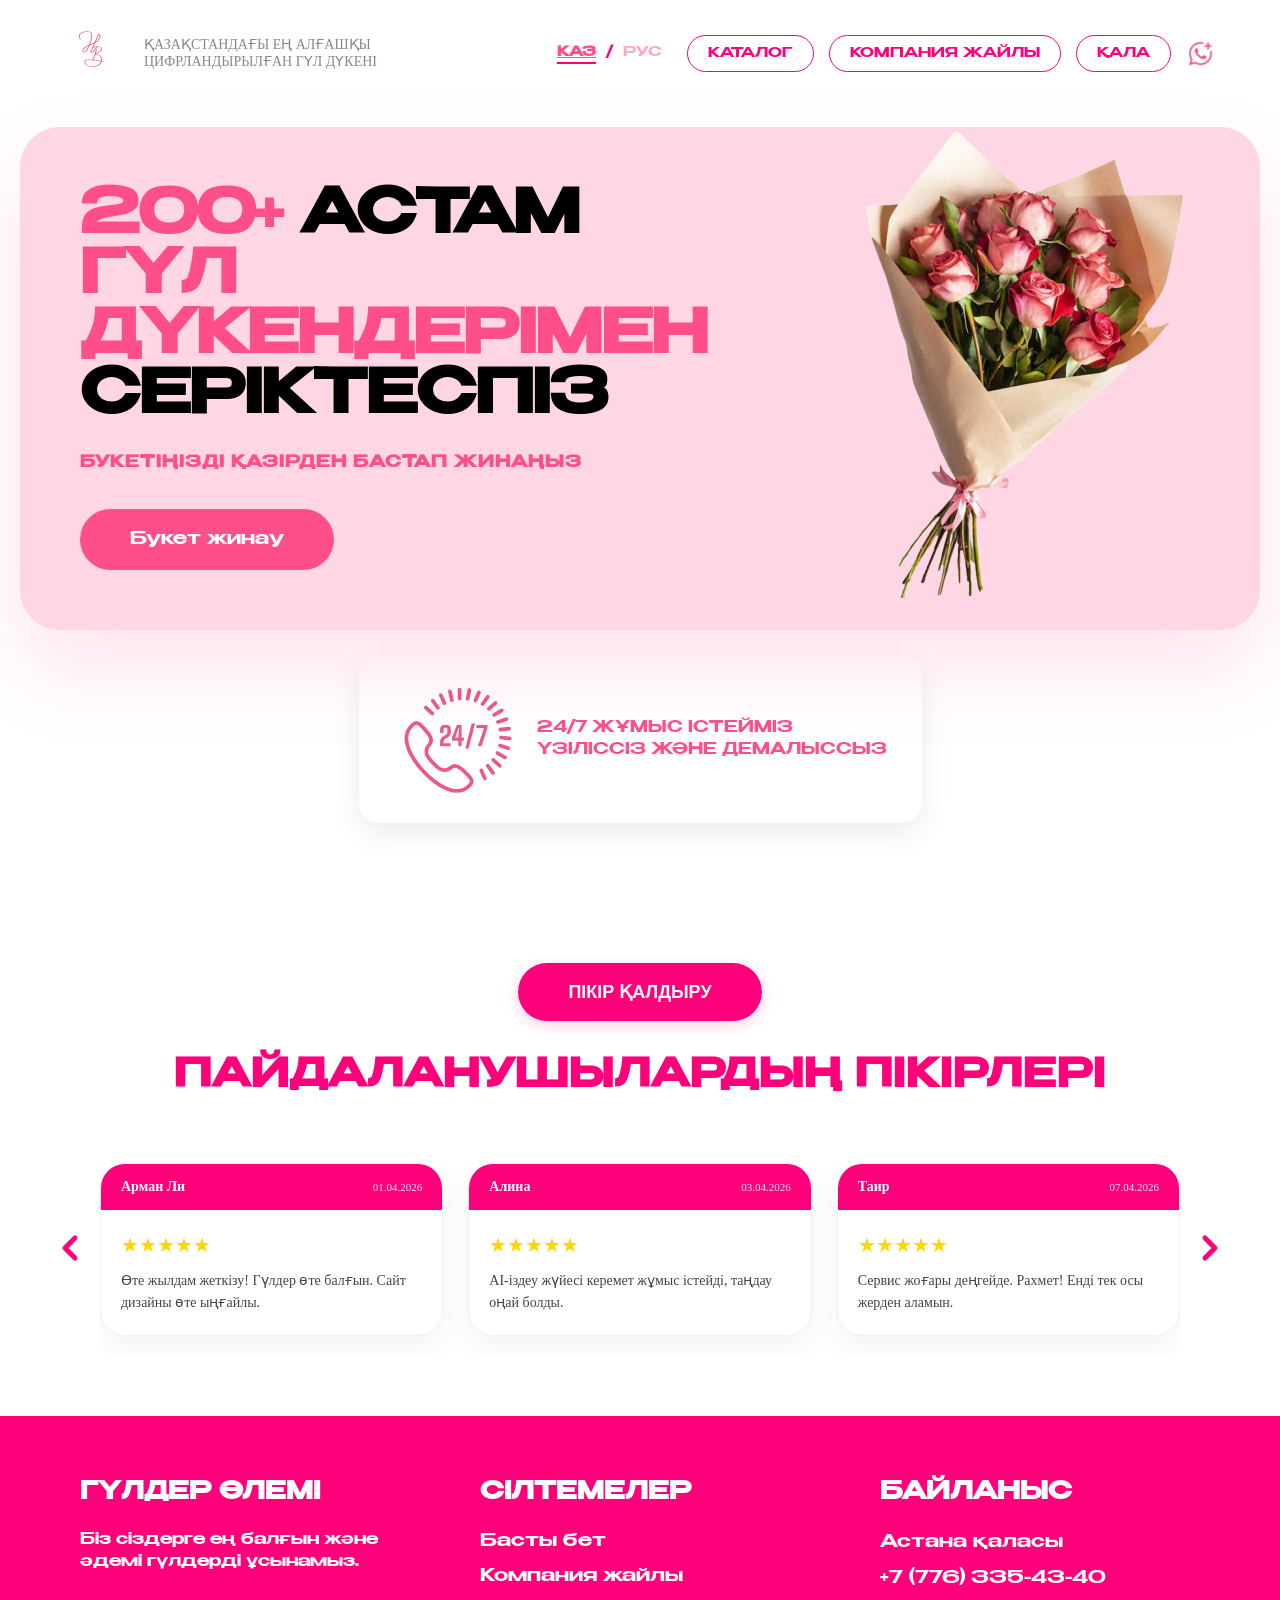
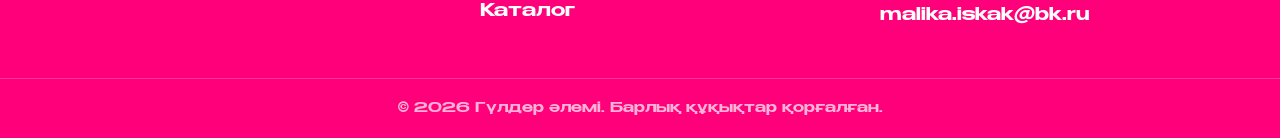
<file: index.html>
<!DOCTYPE html>
<html lang="kk">
<head>
<meta charset="UTF-8">
<title>Flower Service</title>
<link rel="stylesheet" href="style.css">
<link rel="stylesheet" href="mobile.css"
media="screen and (max-width: 768px)"> 

<link href="https://fonts.googleapis.com/css2?family=Montserrat:wght@400;700;900&display=swap" rel="stylesheet">

<style>
    :root {
        --pink: #FF007A;
        --light-pink: #FFF5F9;
    }

    body { font-family: 'Montserrat', sans-serif; margin: 0; }

    /* Секция отзывов */
    .reviews-section { padding: 60px 0; text-align: center; background: #fff; overflow: hidden; }

    /* Кнопка ТЕПЕРЬ САМАЯ ПЕРВАЯ */
    .btn-write-review {
        background: var(--pink);
        color: white;
        padding: 18px 50px;
        border-radius: 40px;
        border: none;
        cursor: pointer;
        font-size: 18px;
        font-weight: 700;
        transition: 0.3s;
        margin-bottom: 30px;
        text-transform: uppercase;
        box-shadow: 0 4px 15px rgba(255, 0, 122, 0.2);
    }
    .btn-write-review:hover { transform: scale(1.03); box-shadow: 0 6px 20px rgba(255, 0, 122, 0.4); }

    /* Заголовок ПОД кнопкой */
    .reviews-title {
        font-weight: 900;
        color: var(--pink);
        font-size: clamp(24px, 5vw, 38px);
        text-transform: uppercase;
        margin-bottom: 40px;
        letter-spacing: 1px;
    }

    /* Карусель */
    .carousel-container {
        display: flex;
        align-items: center;
        justify-content: center;
        max-width: 1200px;
        margin: 0 auto;
        position: relative;
    }
    .carousel-track-container { width: 90%; overflow: hidden; padding: 20px 0; }
    .carousel-track { display: flex; transition: transform 0.6s cubic-bezier(0.25, 1, 0.5, 1); gap: 25px; }

    /* Карточка отзыва */
    .review-card {
        min-width: calc(33.333% - 17px);
        background: white;
        border-radius: 25px;
        overflow: hidden;
        display: flex;
        flex-direction: column;
        box-shadow: 0 10px 30px rgba(0,0,0,0.05);
        border: 1px solid #f0f0f0;
        text-align: left;
    }

    .review-card-header {
        background: var(--pink);
        padding: 15px 20px;
        display: flex;
        justify-content: space-between;
        align-items: center;
        color: white;
    }
    .review-name { font-weight: 700; font-size: 14px; }
    .review-date { font-size: 11px; opacity: 0.9; }

    .review-body { padding: 20px; }
    .review-stars { color: #FFD700; font-size: 20px; margin-bottom: 10px; }
    .review-text { font-size: 14px; color: #444; line-height: 1.6; font-weight: 400; }

    /* Навигация */
    .nav-arrow { background: none; border: none; cursor: pointer; padding: 10px; transition: 0.3s; }
    .nav-arrow svg { width: 40px; height: 40px; fill: none; stroke: var(--pink); stroke-width: 3; }
    .nav-arrow:hover { transform: scale(1.2); }

    /* Оверлей модального окна */
    #review-overlay {
        position: fixed; top: 0; left: 0; width: 100%; height: 100%;
        background: rgba(0, 0, 0, 0); z-index: 9999; visibility: hidden;
        backdrop-filter: blur(0px); transition: 0.5s; display: flex; align-items: center; justify-content: center;
    }
    #review-overlay.active { background: rgba(0, 0, 0, 0.7); visibility: visible; backdrop-filter: blur(8px); }

    .modal-step {
        background: white; width: 90%; max-width: 550px; border-radius: 35px;
        padding: 50px; box-sizing: border-box; display: none; flex-direction: column; gap: 20px;
        box-shadow: 0 25px 50px rgba(0,0,0,0.3); transform: scale(0.8); transition: 0.3s;
        text-align: center; position: relative;
    }
    .modal-step.active { display: flex; transform: scale(1); }

    /* Кнопка закрытия (Икс) */
    .close-modal-btn {
        position: absolute; top: 20px; right: 25px;
        font-size: 32px; color: var(--pink); cursor: pointer;
        font-weight: bold; line-height: 1; transition: 0.3s;
    }
    .close-modal-btn:hover { transform: scale(1.2); }

    .modal-step h2 { color: var(--pink); font-weight: 900; text-transform: uppercase; font-size: 24px; margin: 0; }

    .modal-step input, .modal-step textarea {
        background: #f9f9f9; border: 2px solid #eee; padding: 15px 20px;
        border-radius: 15px; font-family: inherit; font-size: 16px; outline: none; transition: 0.3s;
    }
    .modal-step input:focus, .modal-step textarea:focus { border-color: var(--pink); background: white; }

    /* Класс для пустых полей */
    .input-error { border-color: #ff4d4d !important; background: #fff1f1 !important; }

    .modal-buttons { display: flex; gap: 10px; justify-content: center; width: 100%; }

    .btn-next-step {
        background: var(--pink); color: white; border: none; padding: 18px;
        border-radius: 35px; font-weight: 700; cursor: pointer; text-transform: uppercase; font-size: 16px; flex: 2;
    }
    .btn-back-step {
        background: #e0e0e0; color: #555; border: none; padding: 18px;
        border-radius: 35px; font-weight: 700; cursor: pointer; text-transform: uppercase; font-size: 16px; flex: 1;
    }

    .star-selector { display: flex; justify-content: center; gap: 15px; margin: 20px 0; }
    .star-selector span { font-size: 55px; color: #e0e0e0; cursor: pointer; transition: 0.2s; }
    .star-selector span.hovered, .star-selector span.selected { color: #FFB800; transform: scale(1.1); }

    @media (max-width: 900px) { .review-card { min-width: calc(50% - 13px); } }
    @media (max-width: 600px) { .review-card { min-width: 100%; } .nav-arrow { display: none; } }
</style>
</head>

<body>

<header class="header">
  <div class="header-left">
    <a href="index.html"><img src="images/logo.png" class="logo"></a>
    <div class="slogan">ҚАЗАҚСТАНДАҒЫ ЕҢ АЛҒАШҚЫ ЦИФРЛАНДЫРЫЛҒАН ГҮЛ ДҮКЕНІ</div>
  </div>

  <div class="header-right-nav">
    <div class="lang-switch">
        <a href="index.html" class="lang active">КАЗ</a> /
        <a href="index_ru.html" class="lang">РУС</a>
    </div>
    <a href="catalog.html" class="nav-btn">КАТАЛОГ</a>
    <a href="about.html" class="nav-btn">КОМПАНИЯ ЖАЙЛЫ</a>
    <div class="city-container">
        <button type="button" class="nav-btn" id="cityBtn">ҚАЛА</button>
        <div class="city-dropdown" id="cityMenu">
            <a href="#" class="city-link">Астана</a>
            <a href="#" class="city-link">Алматы</a>
        </div>
    </div>
    <a href="https://wa.me/77763354340" class="whatsapp-link">
        <img src="images/whastapp.png" alt="" class="whatsapp-icon-img">
    </a>
  </div>
</header>

<section class="hero-wrapper">
  <div class="hero">
    <div class="hero-text">
      <h1>
        <span class="count">200+</span>
        <span class="black">АСТАМ</span>
        <span class="pink">ГҮЛ</span><br>
        <span class="pink">ДҮКЕНДЕРІМЕН</span><br>
        <span class="black">СЕРІКТЕСПІЗ</span>
      </h1>
      <p class="subtitle-text">БУКЕТІҢІЗДІ ҚАЗІРДЕН БАСТАП ЖИНАҢЫЗ</p>
      <a href="AI.html" style="text-decoration: none;">
        <button class="main-btn">Букет жинау</button>
      </a>
    </div>
    <img src="images/bouquet.png" class="hero-image">
  </div>
</section>

<div class="info">
  <div class="info-box">
    <img src="images/phone.png">
    <div>
      <strong>24/7 ЖҰМЫС ІСТЕЙМІЗ</strong><br>
        ҮЗІЛІССІЗ ЖӘНЕ ДЕМАЛЫССЫЗ
    </div>
  </div>
</div>

<section class="reviews-section">
    <button class="btn-write-review" onclick="openReviewModal()">Пікір қалдыру</button>
    <h2 class="reviews-title">ПАЙДАЛАНУШЫЛАРДЫҢ ПІКІРЛЕРІ</h2>

    <div class="carousel-container">
        <button class="nav-arrow" onclick="moveSlide(-1)">
            <svg viewBox="0 0 24 24"><path d="M15 18l-6-6 6-6" stroke-linecap="round" stroke-linejoin="round"/></svg>
        </button>
        <div class="carousel-track-container">
            <div class="carousel-track" id="reviewsTrack"></div>
        </div>
        <button class="nav-arrow" onclick="moveSlide(1)">
            <svg viewBox="0 0 24 24"><path d="M9 18l6-6-6-6" stroke-linecap="round" stroke-linejoin="round"/></svg>
        </button>
    </div>
</section>

<div id="review-overlay">
    <div class="modal-step active" id="step1">
        <div class="close-modal-btn" onclick="closeReviewModal()">×</div>
        <h2>Өзіңізді таныстырыңыз</h2>
        <input type="text" id="revName" placeholder="Атыңыз">
        <input type="text" id="revSurname" placeholder="Жөніңіз">
        <div class="modal-buttons">
            <button class="btn-next-step" onclick="validateStep1()">Келесі</button>
        </div>
    </div>

    <div class="modal-step" id="step2">
        <div class="close-modal-btn" onclick="closeReviewModal()">×</div>
        <h2>Пікіріңізді жазыңыз</h2>
        <textarea id="revText" placeholder="Сізге бәрі ұнады ма?"></textarea>
        <div class="modal-buttons">
            <button class="btn-back-step" onclick="goToStep(1)">Артқа</button>
            <button class="btn-next-step" onclick="validateStep2()">Келесі</button>
        </div>
    </div>

    <div class="modal-step" id="step3">
        <div class="close-modal-btn" onclick="closeReviewModal()">×</div>
        <h2>Бізді бағалаңыз</h2>
        <div class="star-selector" id="starContainer">
            <span data-v="1">★</span><span data-v="2">★</span><span data-v="3">★</span><span data-v="4">★</span><span data-v="5">★</span>
        </div>
        <p style="color: #999; font-size: 14px;">Жұлдызшаны таңдаған соң пікір жарияланады</p>
        <div class="modal-buttons">
            <button class="btn-back-step" onclick="goToStep(2)">Назад</button>
        </div>
    </div>
</div>

<footer class="main-footer">
    <div class="footer-container">
        <div class="footer-section">
            <h3 class="footer-title">ГҮЛДЕР ӘЛЕМІ</h3>
            <p>Біз сіздерге ең балғын және әдемі гүлдерді ұсынамыз.</p>
        </div>
        <div class="footer-section">
            <h3 class="footer-title">Сілтемелер</h3>
            <ul class="footer-links">
                <li><a href="index.html">Басты бет</a></li>
                <li><a href="about.html">Компания жайлы</a></li>
                <li><a href="catalog.html">Каталог</a></li>
            </ul>
        </div>
        <div class="footer-section">
            <h3 class="footer-title">Байланыс</h3>
            <ul class="footer-contact">
                <li> Астана қаласы</li>
                <li> +7 (776) 335-43-40</li>
                <li> malika.iskak@bk.ru</li>
            </ul>
        </div>
    </div>
    <div class="footer-bottom">
        <p>&copy; 2026 Гүлдер әлемі. Барлық құқықтар қорғалған.</p>
    </div>
</footer>

<script>
    let currentSlide = 0;
    let selectedStars = 0;
    // ОБЩИЙ КЛЮЧ
    const STORAGE_KEY = 'userReviews_shared';

    const initialReviews = [
        { name: "Арман", surname: "Ли", text: "Өте жылдам жеткізу! Гүлдер өте балғын. Сайт дизайны өте ыңғайлы.", stars: 5, date: "01.04.2026" },
        { name: "Алина", surname: "", text: "AI-іздеу жүйесі керемет жұмыс істейді, таңдау оңай болды.", stars: 5, date: "03.04.2026" },
        { name: "Таир", surname: "", text: "Сервис жоғары деңгейде. Рахмет! Енді тек осы жерден аламын.", stars: 5, date: "07.04.2026" }
    ];

    if (!localStorage.getItem(STORAGE_KEY)) {
        localStorage.setItem(STORAGE_KEY, JSON.stringify(initialReviews));
    }

    function renderReviews() {
        const track = document.getElementById('reviewsTrack');
        const reviews = JSON.parse(localStorage.getItem(STORAGE_KEY));
        track.innerHTML = reviews.map(rev => `
            <div class="review-card">
                <div class="review-card-header">
                    <span class="review-name">${rev.name} ${rev.surname}</span>
                    <span class="review-date">${rev.date}</span>
                </div>
                <div class="review-body">
                    <div class="review-stars">${'★'.repeat(rev.stars)}${'☆'.repeat(5-rev.stars)}</div>
                    <div class="review-text">${rev.text}</div>
                </div>
            </div>
        `).join('');
    }

    function openReviewModal() { document.getElementById('review-overlay').classList.add('active'); }

    function closeReviewModal() {
        document.getElementById('review-overlay').classList.remove('active');
        setTimeout(() => goToStep(1), 400);
    }

    function goToStep(step) {
        document.querySelectorAll('.modal-step').forEach(el => el.classList.remove('active'));
        document.getElementById('step' + step).classList.add('active');
    }

    function validateStep1() {
        const name = document.getElementById('revName');
        const surname = document.getElementById('revSurname');
        let isValid = true;
        if (!name.value.trim()) { name.classList.add('input-error'); isValid = false; }
        else { name.classList.remove('input-error'); }
        if (!surname.value.trim()) { surname.classList.add('input-error'); isValid = false; }
        else { surname.classList.remove('input-error'); }
        if (isValid) goToStep(2);
    }

    function validateStep2() {
        const text = document.getElementById('revText');
        if (!text.value.trim()) {
            text.classList.add('input-error');
        } else {
            text.classList.remove('input-error');
            goToStep(3);
        }
    }

    const stars = document.querySelectorAll('#starContainer span');
    stars.forEach((star, index) => {
        star.onmouseover = () => stars.forEach((s, i) => i <= index ? s.classList.add('hovered') : s.classList.remove('hovered'));
        star.onmouseout = () => stars.forEach(s => s.classList.remove('hovered'));
        star.onclick = () => {
            selectedStars = index + 1;
            saveReview();
        };
    });

    function saveReview() {
        const name = document.getElementById('revName').value;
        const surname = document.getElementById('revSurname').value;
        const text = document.getElementById('revText').value;
        const date = new Date().toLocaleDateString('ru-RU');

        const reviews = JSON.parse(localStorage.getItem(STORAGE_KEY));
        reviews.unshift({ name, surname, text, stars: selectedStars, date });
        localStorage.setItem(STORAGE_KEY, JSON.stringify(reviews));

        document.getElementById('review-overlay').classList.remove('active');

        setTimeout(() => {
            goToStep(1);
            document.getElementById('revName').value = '';
            document.getElementById('revSurname').value = '';
            document.getElementById('revText').value = '';
            renderReviews();
            currentSlide = 0;
            updateSlider();
        }, 500);
    }

    function updateSlider() {
        const track = document.getElementById('reviewsTrack');
        const cards = document.querySelectorAll('.review-card');
        if (cards.length === 0) return;
        const cardWidth = cards[0].offsetWidth + 25;
        track.style.transform = `translateX(-${currentSlide * cardWidth}px)`;
    }

    function moveSlide(dir) {
        const reviews = JSON.parse(localStorage.getItem(STORAGE_KEY));
        const maxSlides = Math.max(0, reviews.length - (window.innerWidth > 900 ? 3 : window.innerWidth > 600 ? 2 : 1));
        currentSlide = Math.min(Math.max(currentSlide + dir, 0), maxSlides);
        updateSlider();
    }

    window.addEventListener('load', () => {
        renderReviews();
        updateSlider();
    });

    document.getElementById('cityBtn').onclick = (e) => {
        e.stopPropagation();
        document.getElementById('cityMenu').classList.toggle('show-cities');
    };
    document.querySelectorAll('.city-link').forEach(link => {
        link.onclick = function(e) {
            e.preventDefault();
            document.getElementById('cityBtn').textContent = this.textContent;
            document.getElementById('cityMenu').classList.remove('show-cities');
        };
    });
    document.onclick = () => document.getElementById('cityMenu').classList.remove('show-cities');
</script>
</body>
</html>
<link rel="stylesheet" href="mobile.css">
</file>
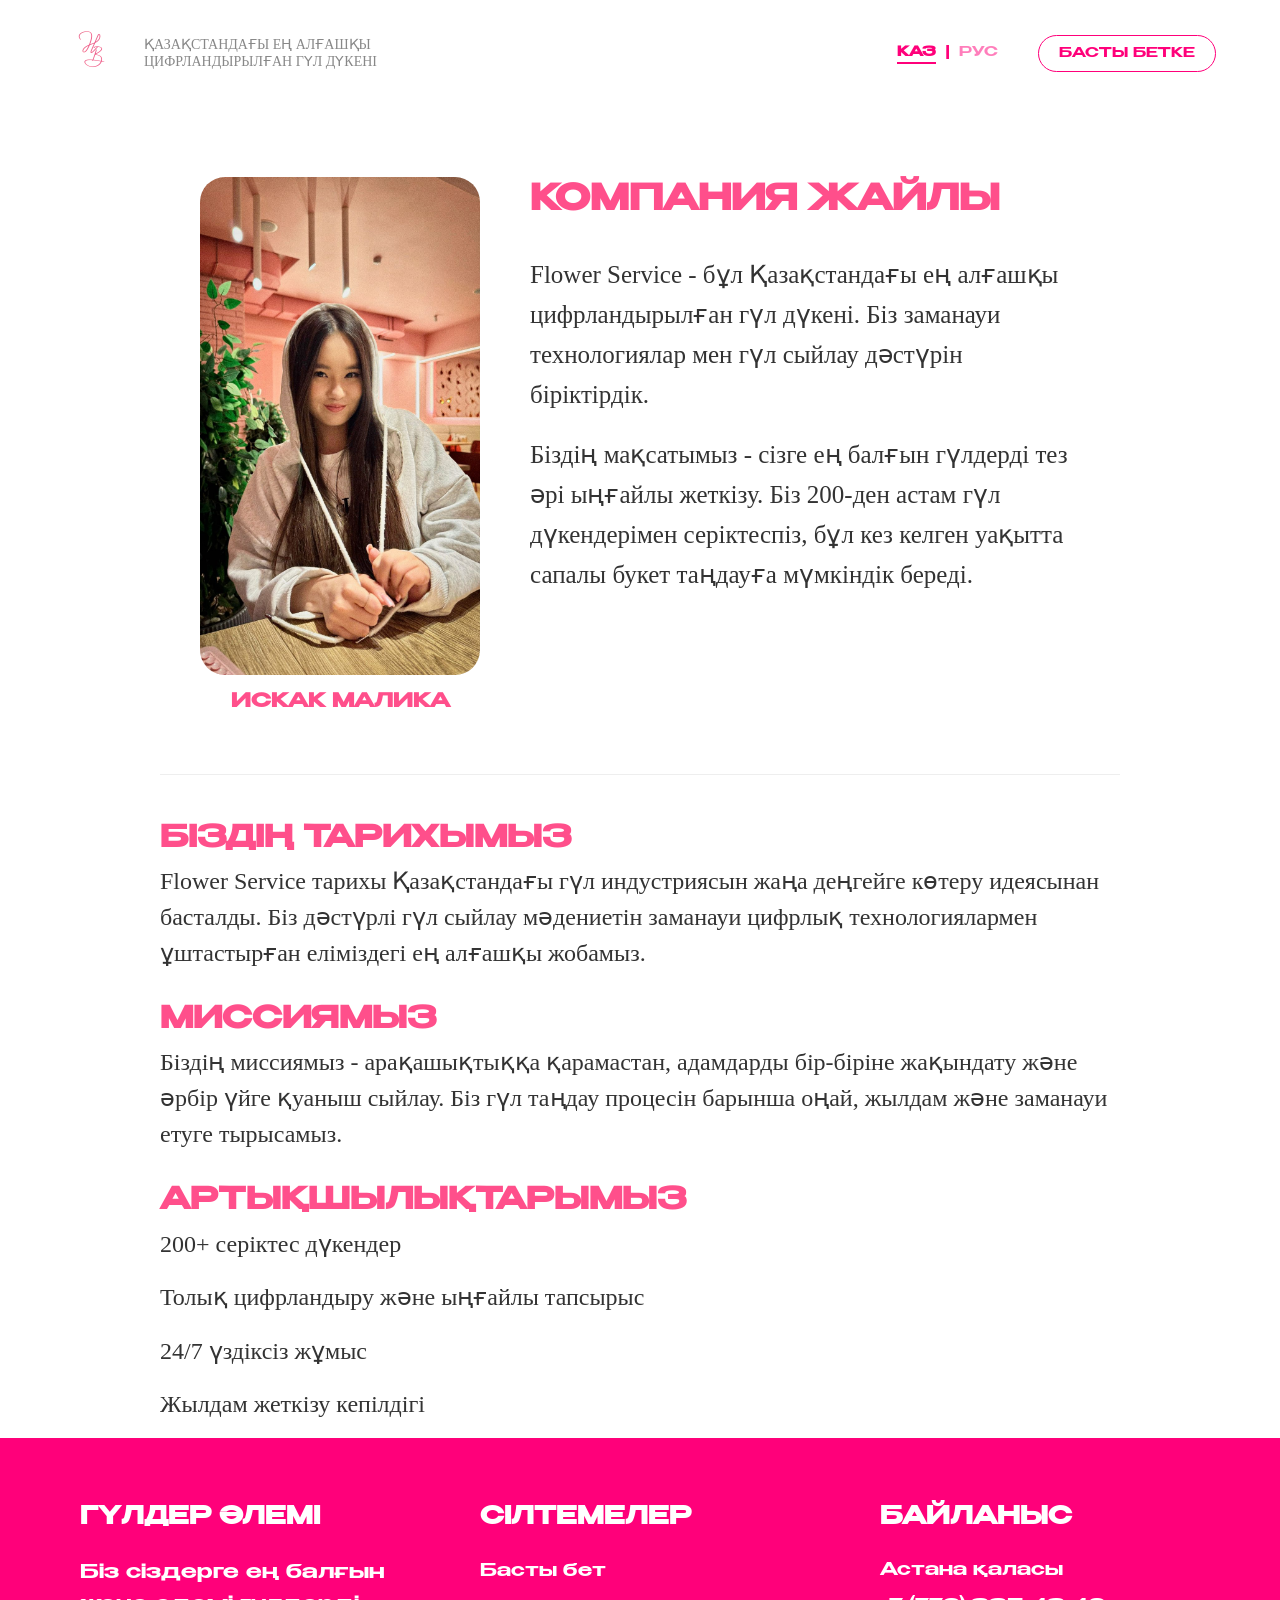
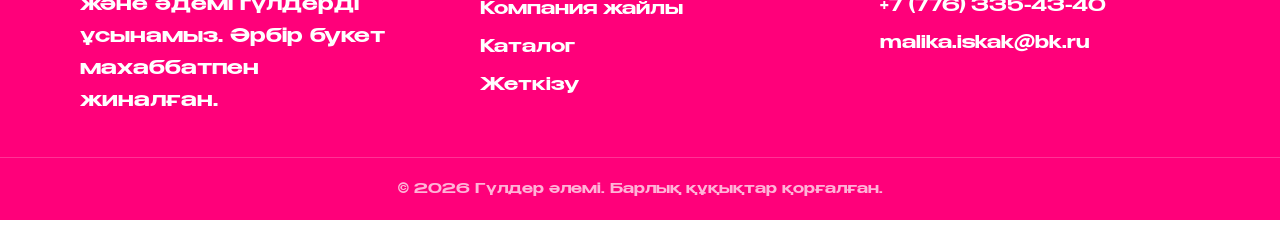
<file: about.html>
<!DOCTYPE html>
<html lang="kk">
<head>
    <meta charset="UTF-8">
    <title>Компания жайлы - Flower Service</title>
    <link rel="stylesheet" href="style.css">
<link rel="stylesheet" href="mobile.css"
media="screen and (max-width: 768px)"> 
<body>
<header class="header">
  <div class="header-left">
    <a href="index.html"><img src="images/logo.png" class="logo"></a>
    <div class="slogan">ҚАЗАҚСТАНДАҒЫ ЕҢ АЛҒАШҚЫ ЦИФРЛАНДЫРЫЛҒАН ГҮЛ ДҮКЕНІ</div>
  </div>

  <div class="header-right">
    <div class="lang-switch">
        <a href="about.html" class="lang active" style="text-decoration: none; color: inherit;">КАЗ</a>
        <span>|</span>
        <a href="about_ru.html" class="lang" style="text-decoration: none; color: inherit;">РУС</a>
    </div>
    <a href="index.html" class="nav-btn">БАСТЫ БЕТКЕ</a>
  </div>
</header>
</header>

<section class="about-content" style="padding: 10px 20px; max-width: 1000px; margin: 0 auto; font-family">


   <main class="page-container">
    <div class="about-intro-wrapper">

        <div class="about-image-side">
            <img src="images/WhatsApp Image 2026-02-24 at 19.19.05.jpeg" alt="Flower Service">
            <p class="photo-caption">ИСКАК МАЛИКА</p>
        </div>

        <div class="about-text-side">
            <h1 class="about-main-title">КОМПАНИЯ ЖАЙЛЫ</h1>

            <div class="about-description">
                <p><strong>Flower Service</strong> - бұл Қазақстандағы ең алғашқы цифрландырылған гүл дүкені. Біз заманауи технологиялар мен гүл сыйлау дәстүрін біріктірдік.</p>
                <p>Біздің мақсатымыз - сізге ең балғын гүлдерді тез әрі ыңғайлы жеткізу. Біз 200-ден астам гүл дүкендерімен серіктеспіз, бұл кез келген уақытта сапалы букет таңдауға мүмкіндік береді.</p>
            </div>
        </div>

    </div>

    <div class="about-bottom-content">
        </div>
</main>
    <div style="line-height: 1.6; font-size: 20px; color: #333;">

        <hr style="border: 0; height: 1px; background: #eee; margin: 40px 0;">

        <div class="about-text">
    <h2 class="pink">БІЗДІҢ ТАРИХЫМЫЗ</h2>
    <p>
        Flower Service тарихы Қазақстандағы гүл индустриясын жаңа деңгейге көтеру идеясынан басталды.
        Біз дәстүрлі гүл сыйлау мәдениетін заманауи цифрлық технологиялармен ұштастырған еліміздегі ең алғашқы жобамыз.
    </p>

    <h2 class="pink">МИССИЯМЫЗ</h2>
    <p>
        Біздің миссиямыз - арақашықтыққа қарамастан, адамдарды бір-біріне жақындату және әрбір үйге қуаныш сыйлау.
        Біз гүл таңдау процесін барынша оңай, жылдам және заманауи етуге тырысамыз.
    </p>

    <h2 class="pink">АРТЫҚШЫЛЫҚТАРЫМЫЗ</h2>
    <ul style="list-style: none; padding-left: 0;">
        <li> 200+ серіктес дүкендер</li>
        <li> Толық цифрландыру және ыңғайлы тапсырыс</li>
        <li> 24/7 үздіксіз жұмыс</li>
        <li> Жылдам жеткізу кепілдігі</li>
    </ul>
</div>
<footer class="main-footer">
    <div class="footer-container">
        <div class="footer-section">
            <h3 class="footer-title">ГҮЛДЕР ӘЛЕМІ</h3>
            <p>Біз сіздерге ең балғын және әдемі гүлдерді ұсынамыз. Әрбір букет махаббатпен жиналған.</p>
        </div>

        <div class="footer-section">
            <h3 class="footer-title">Сілтемелер</h3>
            <ul class="footer-links">
                <li><a href="index.html">Басты бет</a></li>
                <li><a href="about.html">Компания жайлы</a></li>
                <li><a href="catalog.html">Каталог</a></li>
                <li><a href="#">Жеткізу</a></li>
            </ul>
        </div>

        <div class="footer-section">
            <h3 class="footer-title">Байланыс</h3>
            <ul class="footer-contact">
                <li>Астана қаласы</li>
                <li>+7 (776) 335-43-40</li>
                <li>malika.iskak@bk.ru</li>
            </ul>
        </div>
    </div>
    <div class="footer-bottom">
        <p>&copy; 2026 Гүлдер әлемі. Барлық құқықтар қорғалған.</p>
    </div>
</footer>
</section>
<script>
document.addEventListener('DOMContentLoaded', function() {
    const btn = document.getElementById('cityBtn');
    const menu = document.getElementById('cityMenu');
    const links = document.querySelectorAll('.city-link');

    if (btn && menu) {
        // Открытие/закрытие
        btn.onclick = function(e) {
            e.stopPropagation(); // Останавливаем всплытие
            menu.classList.toggle('show-cities');
            console.log("Меню переключено");
        };

        // Выбор города
        links.forEach(link => {
            link.onclick = function(e) {
                e.preventDefault();
                btn.textContent = this.textContent;
                menu.classList.remove('show-cities');
                console.log("Город выбран: " + this.textContent);
            };
        });

        // Клик мимо — закрыть
        document.onclick = function(e) {
            if (!btn.contains(e.target) && !menu.contains(e.target)) {
                menu.classList.remove('show-cities');
            }
        };
    } else {
        console.error("Кнопка или меню не найдены в HTML! Проверь ID.");
    }
});
</script>
</body>
</html>
<link rel="stylesheet" href="mobile.css">
</file>
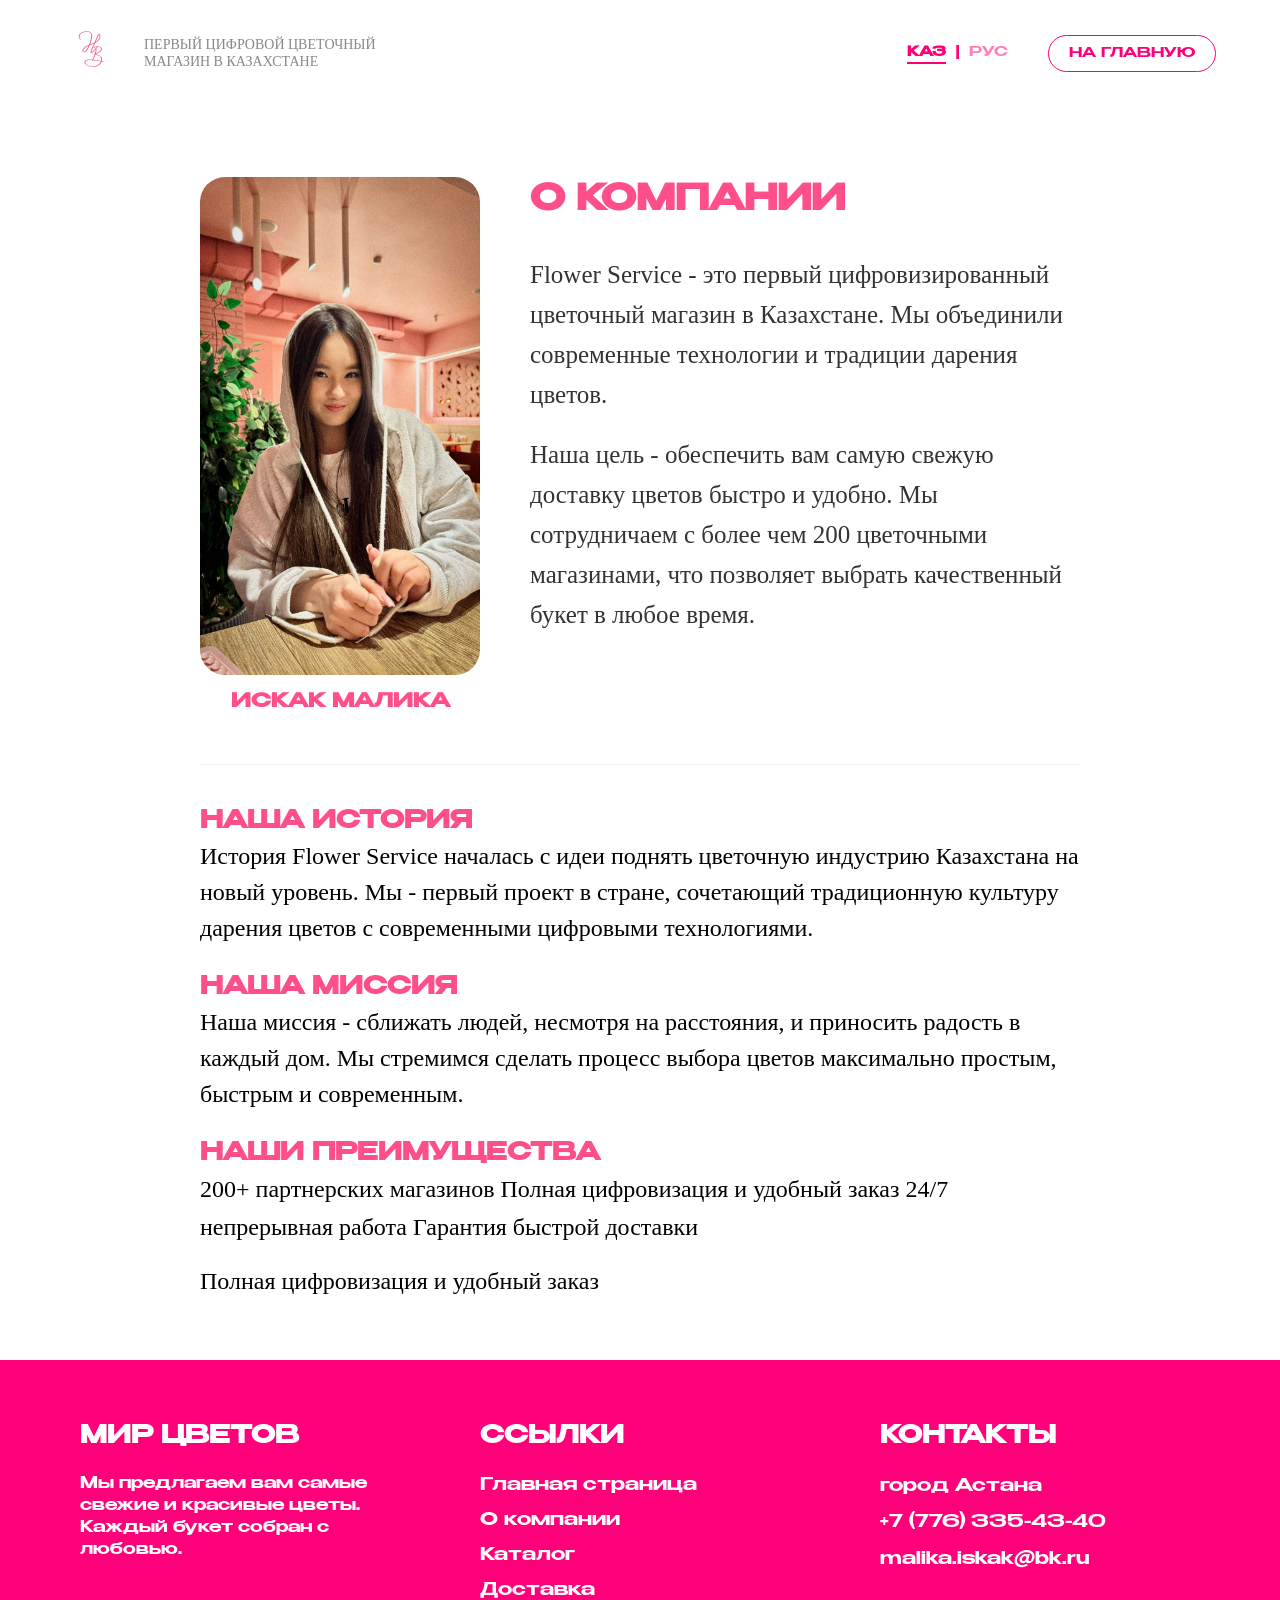
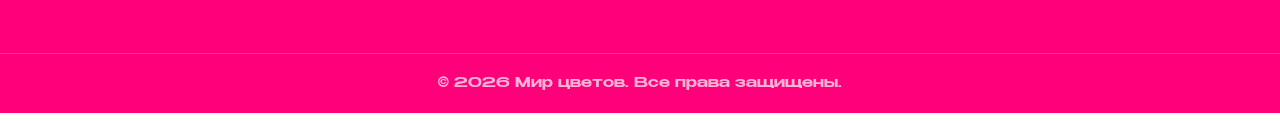
<file: about_ru.html>
<!DOCTYPE html>
<html lang="kk">
<head>
    <meta charset="UTF-8">
    <title>Компания жайлы - Flower Service</title>
    <link rel="stylesheet" href="style.css">
<link rel="stylesheet" href="mobile.css"
media="screen and (max-width: 768px)"> 
<body>
<header class="header">
  <div class="header-left">
    <a href="index.html"><img src="images/logo.png" class="logo"></a>
    <div class="slogan">ПЕРВЫЙ ЦИФРОВОЙ ЦВЕТОЧНЫЙ МАГАЗИН В КАЗАХСТАНЕ</div>
  </div>

  <div class="header-right">
    <div class="lang-switch">
        <a href="about.html" class="lang active" style="text-decoration: none; color: inherit;">КАЗ</a>
        <span>|</span>
        <a href="about_ru.html" class="lang" style="text-decoration: none; color: inherit;">РУС</a>
    </div>
    <a href="index.html" class="nav-btn">НА ГЛАВНУЮ</a>
  </div>
</header>
</header>

<section class="about-content" style="padding: 10px 20px; max-width: 1000px; margin: 0 auto; font-family">


   <main class="page-container">
    <div class="about-intro-wrapper">
        <div class="about-image-side">
            <img src="images/WhatsApp Image 2026-02-24 at 19.19.05.jpeg" alt="Flower Service">
            <p class="photo-caption">ИСКАК МАЛИКА</p>
        </div>

        <div class="about-text-side">
            <h1 class="about-main-title">О КОМПАНИИ</h1>
            <div class="about-description">
                <p><strong>Flower Service</strong> - это первый цифровизированный цветочный магазин в Казахстане. Мы объединили современные технологии и традиции дарения цветов.</p>
                <p>Наша цель - обеспечить вам самую свежую доставку цветов быстро и удобно. Мы сотрудничаем с более чем 200 цветочными магазинами, что позволяет выбрать качественный букет в любое время.</p>
            </div>
        </div>
    </div>

    <hr style="border: 0; height: 1px; background: #eee; margin: 40px 0;">

    <div class="about-text">
    <h2 class="pink">НАША ИСТОРИЯ</h2>
    <p>История Flower Service началась с идеи поднять цветочную индустрию Казахстана на новый уровень. Мы - первый проект в стране, сочетающий традиционную культуру дарения цветов с современными цифровыми технологиями.</p>

    <h2 class="pink">НАША МИССИЯ</h2>
    <p>Наша миссия - сближать людей, несмотря на расстояния, и приносить радость в каждый дом. Мы стремимся сделать процесс выбора цветов максимально простым, быстрым и современным.</p>

    <h2 class="pink">НАШИ ПРЕИМУЩЕСТВА</h2>
    <ul><li>200+ партнерских магазинов

Полная цифровизация и удобный заказ

24/7 непрерывная работа

Гарантия быстрой доставки</li> <li>Полная цифровизация и удобный заказ</li>
    </ul>
</div>
</main>
    <footer class="main-footer">
    <div class="footer-container">
        <div class="footer-section">
            <h3 class="footer-title">МИР ЦВЕТОВ</h3>
            <p>Мы предлагаем вам самые свежие и красивые цветы. Каждый букет собран с любовью.</p>
        </div>

        <div class="footer-section">
            <h3 class="footer-title">Ссылки</h3>
            <ul class="footer-links">
                <li><a href="index_ru.html">Главная страница</a></li>
                <li><a href="about_ru.html">О компании</a></li>
                <li><a href="catalog.html">Каталог</a></li>
                <li><a href="#">Доставка</a></li>
            </ul>
        </div>

        <div class="footer-section">
            <h3 class="footer-title">Контакты</h3>
            <ul class="footer-contact">
                <li>город Астана</li>
                <li>+7 (776) 335-43-40</li>
                <li>malika.iskak@bk.ru</li>
            </ul>
        </div>
    </div>
    <div class="footer-bottom">
        <p>&copy; 2026 Мир цветов. Все права защищены.</p>
    </div>
</footer>

</section>
<script>
document.addEventListener('DOMContentLoaded', function() {
    const btn = document.getElementById('cityBtn');
    const menu = document.getElementById('cityMenu');
    const links = document.querySelectorAll('.city-link');

    if (btn && menu) {
        // Открытие/закрытие
        btn.onclick = function(e) {
            e.stopPropagation(); // Останавливаем всплытие
            menu.classList.toggle('show-cities');
            console.log("Меню переключено");
        };

        // Выбор города
        links.forEach(link => {
            link.onclick = function(e) {
                e.preventDefault();
                btn.textContent = this.textContent;
                menu.classList.remove('show-cities');
                console.log("Город выбран: " + this.textContent);
            };
        });

        // Клик мимо — закрыть
        document.onclick = function(e) {
            if (!btn.contains(e.target) && !menu.contains(e.target)) {
                menu.classList.remove('show-cities');
            }
        };
    } else {
        console.error("Кнопка или меню не найдены в HTML! Проверь ID.");
    }
});
</script>

</body>
</html>
<link rel="stylesheet" href="mobile.css">
</file>
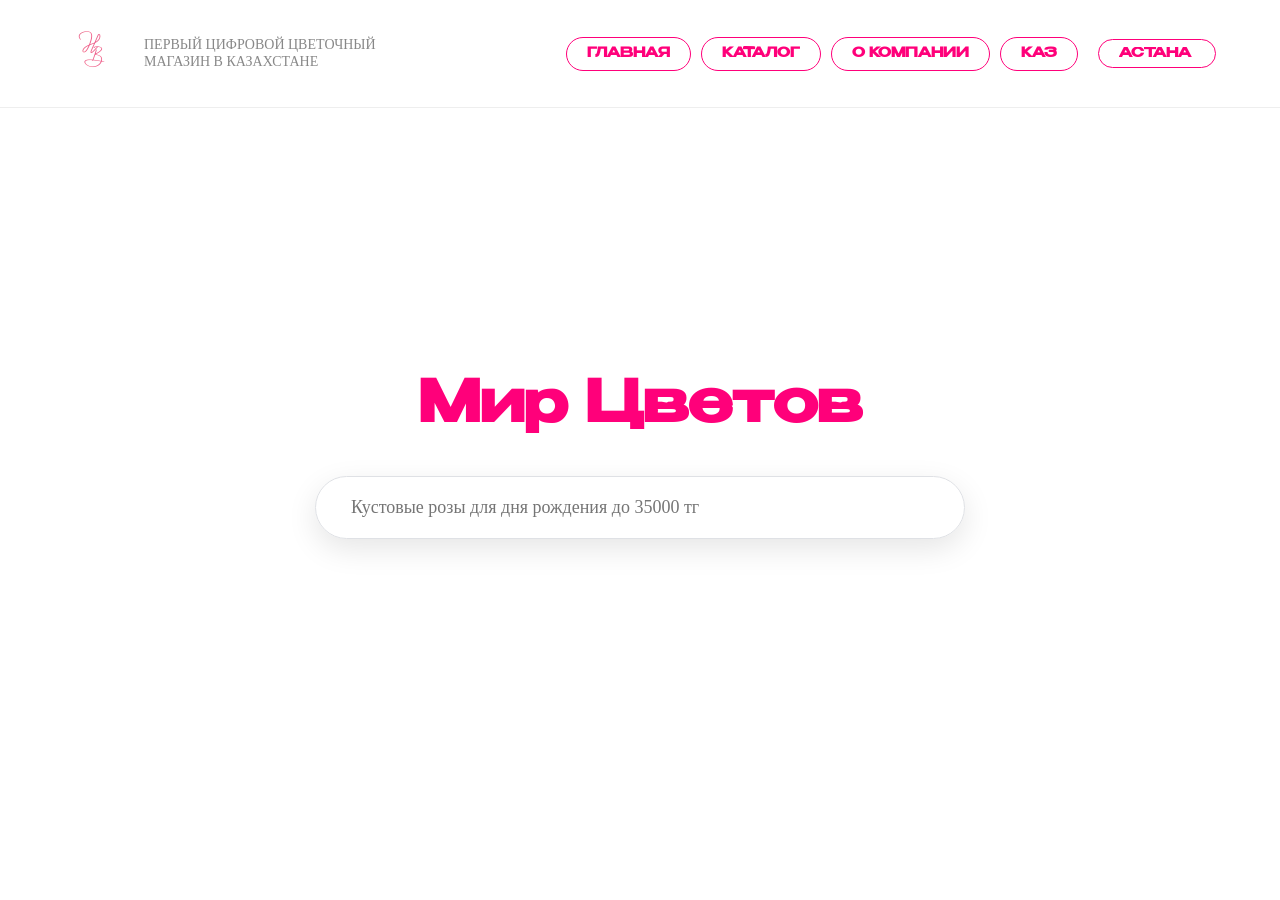
<file: AI.html>
<!DOCTYPE html>
<html lang="ru">
<head>
    <meta charset="UTF-8">
    <title>Flower Search AI</title>
    <link rel="stylesheet" href="style.css">
<link rel="stylesheet" href="mobile.css"
media="screen and (max-width: 768px)"> 
    <style>
        /* ВАШ ФИРМЕННЫЙ CSS */
        @font-face {
            font-family: 'Benzin';
            src: url('fonts/benzin-semibold.otf') format('opentype');
        }

        * {
            margin: 0;
            padding: 0;
            box-sizing: border-box;
        }

        :root {
            --pink: #FF007A;
            --light-pink: #FFD1E8;
        }

        body {
            /* ДОБАВЛЕНО: Фон с вашей гифкой и легким фильтром для читаемости */
            background: linear-gradient(rgba(255, 255, 255, 0.5), rgba(255, 255, 255, 0.5)),
                        url('images/gifka.GIF');
            background-size: cover;
            background-position: center;
            background-repeat: no-repeat;
            background-attachment: fixed;

            font-family: 'Times New Roman', Times, serif;
            font-weight: normal;
            display: flex;
            flex-direction: column;
            height: 100vh;
        }

        .header {
            display: flex;
            justify-content: space-between;
            align-items: center;
            padding: 20px 40px;
            background: rgba(255, 255, 255); /* Слегка прозрачный хедер */
            border-bottom: 1px solid #eee;
        }

        .header-left {
            display: flex;
            align-items: center;
            gap: 20px;
        }

        .logo { height: 85px; width: auto; }

        .slogan {
            font-size: 14px;
            color: #888;
            max-width: 280px;
            line-height: 1.2;
            font-family: 'Times New Roman', Times, serif;
            text-transform: uppercase;
        }

        .nav-links {
            display: flex;
            align-items: center;
            gap: 10px;
        }

        /* Кнопки в стиле каталога */
        .nav-links a, .lang-switch, .city-badge {
            text-decoration: none;
            color: var(--pink);
            font-family: 'Benzin', sans-serif !important;
            font-weight: bold;
            font-size: 13px;
            border: 1px solid var(--pink);
            padding: 7px 20px;
            border-radius: 50px;
            transition: 0.3s;
            background: white;
            cursor: pointer;
            display: inline-flex;
            align-items: center;
            text-transform: uppercase;
        }

        .nav-links a:hover, .lang-switch:hover {
            background: var(--pink);
            color: white !important;
        }

        .city-badge { appearance: none; outline: none; }

        /* ЦЕНТРАЛЬНЫЙ БЛОК ПОИСКА */
        .main-content {
            flex-grow: 1;
            display: flex;
            flex-direction: column;
            align-items: center;
            justify-content: center;
            padding-bottom: 100px;
        }

        .logo-text {
            font-family: 'Benzin', sans-serif !important;
            font-size: 56px;
            font-weight: bold;
            color: var(--pink);
            margin-bottom: 30px;
            text-align: center;
            text-shadow: 0 2px 10px rgba(255, 255, 255, 0.8);
        }

        .search-container { width: 100%; max-width: 650px; }

        #main-search {
            width: 100%;
            padding: 20px 35px;
            font-size: 18px;
            border: 1px solid #dfe1e5;
            border-radius: 40px;
            outline: none;
            background: rgba(255, 255, 255, 0.95); /* Почти белый фон для поиска */
            box-shadow: 0 10px 30px rgba(0,0,0,0.1);
            font-family: 'Times New Roman', serif;
        }

        #main-search:focus {
            border-color: var(--pink);
            box-shadow: 0 10px 30px rgba(255, 0, 122, 0.2);
        }
    </style>
</head>
<body>

    <header class="header">
        <div class="header-left">
            <a href="index_ru.html">
                <img src="images/logo.png" class="logo" alt="Logo">
            </a>
            <div id="header-slogan" class="slogan">
                ПЕРВЫЙ ЦИФРОВОЙ ЦВЕТОЧНЫЙ МАГАЗИН В КАЗАХСТАНЕ
            </div>
        </div>

        <div class="nav-links">
            <a href="index_ru.html" id="nav-home">ГЛАВНАЯ</a>
            <a href="catalog.html" id="nav-catalog">КАТАЛОГ</a>
            <a href="about.html" id="nav-about">О КОМПАНИИ</a>
            <button class="lang-switch" onclick="toggleLanguage()" id="langBtn">КАЗ</button>
            <select id="citySelect" class="city-badge">
                <option value="astana" id="opt-astana">АСТАНА</option>
                <option value="almaty" id="opt-almaty">АЛМАТЫ</option>
            </select>
        </div>
    </header>

    <div class="main-content">
        <div class="logo-text" id="main-logo">Гүлдер Әлемі AI</div>
        <div class="search-container">
            <input type="text" id="main-search" placeholder="Кустовые розы для дня рождения до 35000 тг" onkeypress="handleSearch(event)">
        </div>
    </div>

    <script>
    let currentLang = 'ru';

    const translations = {
        ru: {
            slogan: "ПЕРВЫЙ ЦИФРОВОЙ ЦВЕТОЧНЫЙ МАГАЗИН В КАЗАХСТАНЕ",
            navHome: "ГЛАВНАЯ", navCatalog: "КАТАЛОГ", navAbout: "О КОМПАНИИ",
            langBtn: "КАЗ", cityAstana: "АСТАНА", cityAlmaty: "АЛМАТЫ",
            mainLogo: "Мир Цветов",
            placeholder: "Кустовые розы для дня рождения до 35000 тг"
        },
        kaz: {
            slogan: "ҚАЗАҚСТАНДАҒЫ ЕҢ АЛҒАШҚЫ ЦИФРЛАНДЫРЫЛҒАН ГҮЛ ДҮКЕНІ",
            navHome: "БАСТЫ БЕТ", navCatalog: "КАТАЛОГ", navAbout: "КОМПАНИЯ ТУРАЛЫ",
            langBtn: "РУС", cityAstana: "АСТАНА", cityAlmaty: "АЛМАТЫ",
            mainLogo: "Гүлдер Әлемі",
            placeholder: "Туған күнге арналған 35000 тг дейінгі бұталы розалар"
        }
    };

    function toggleLanguage() {
        currentLang = (currentLang === 'ru') ? 'kaz' : 'ru';
        applyTranslations();
    }

    function applyTranslations() {
        const t = translations[currentLang];
        document.getElementById('header-slogan').textContent = t.slogan;
        document.getElementById('nav-home').textContent = t.navHome;
        document.getElementById('nav-catalog').textContent = t.navCatalog;
        document.getElementById('nav-about').textContent = t.navAbout;
        document.getElementById('langBtn').textContent = t.langBtn;
        document.getElementById('opt-astana').textContent = t.cityAstana;
        document.getElementById('opt-almaty').textContent = t.cityAlmaty;
        document.getElementById('main-logo').textContent = t.mainLogo;
        document.getElementById('main-search').placeholder = t.placeholder;
    }

    // --- ОБНОВЛЕННАЯ ФУНКЦИЯ ПОИСКА ---
    function handleSearch(event) {
        if (event.key === 'Enter') {
            const query = document.getElementById('main-search').value;
            const city = document.getElementById('citySelect').value; // Берем выбранный город
            const lang = currentLang; // Берем текущий язык

            if (query.trim() !== "") {
                // Отправляем пользователя в каталог с тремя параметрами
                window.location.href = `catalog.html?query=${encodeURIComponent(query)}&city=${city}&lang=${lang}`;
            }
        }
    }

    window.onload = applyTranslations;
    </script>
</body>
</html>
<link rel="stylesheet" href="mobile.css">
</file>
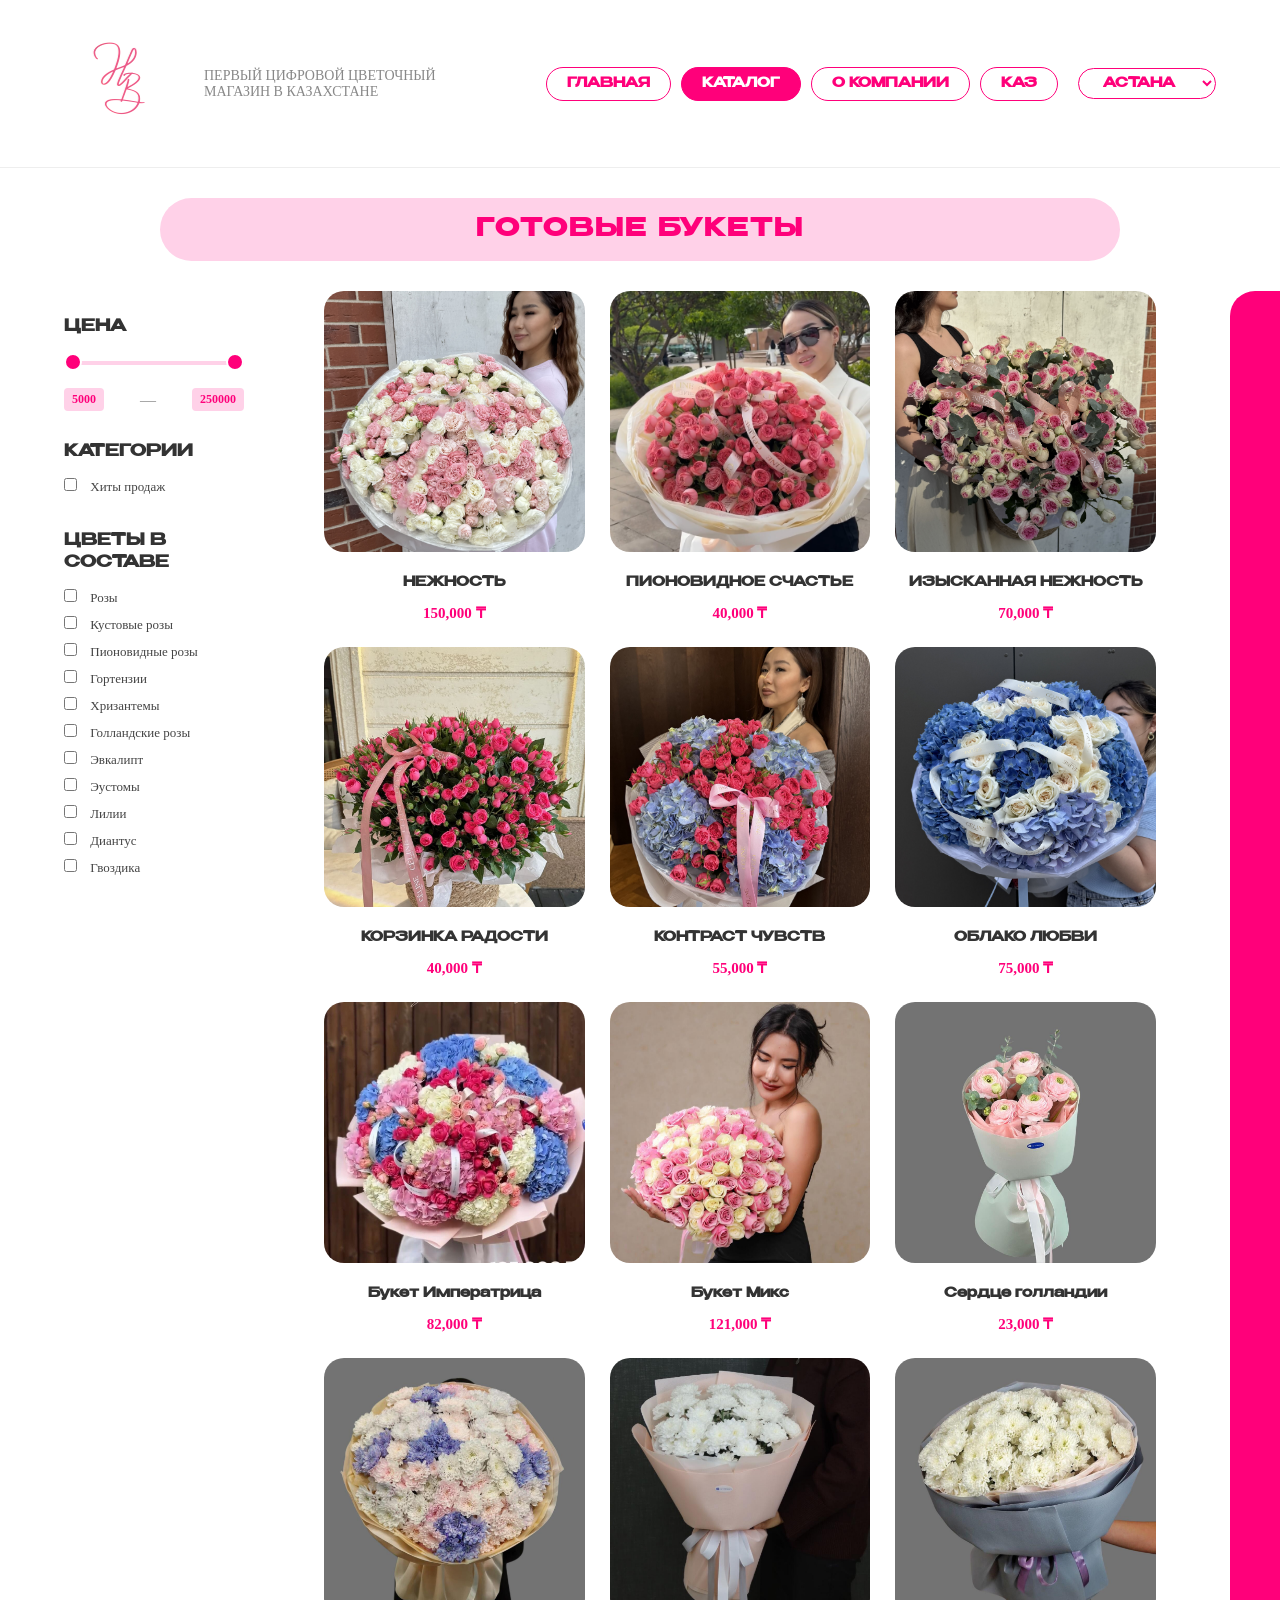
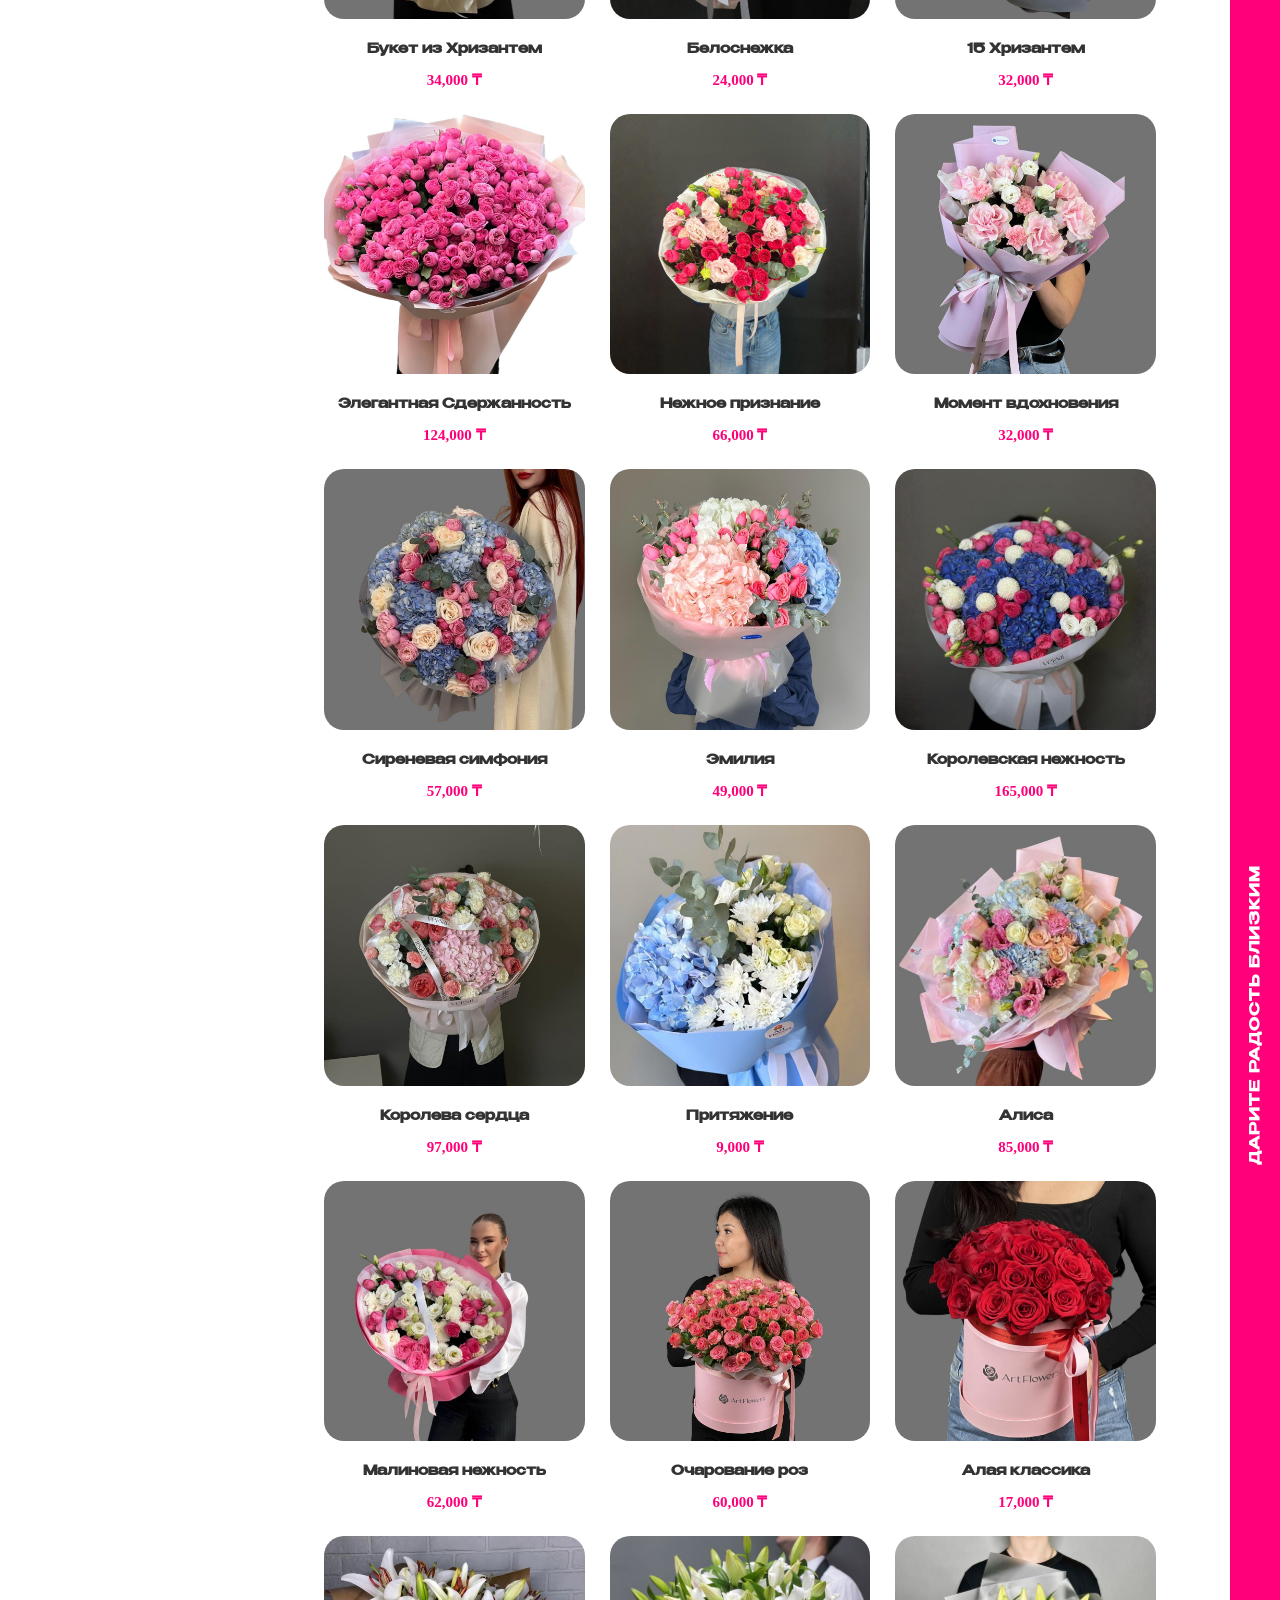
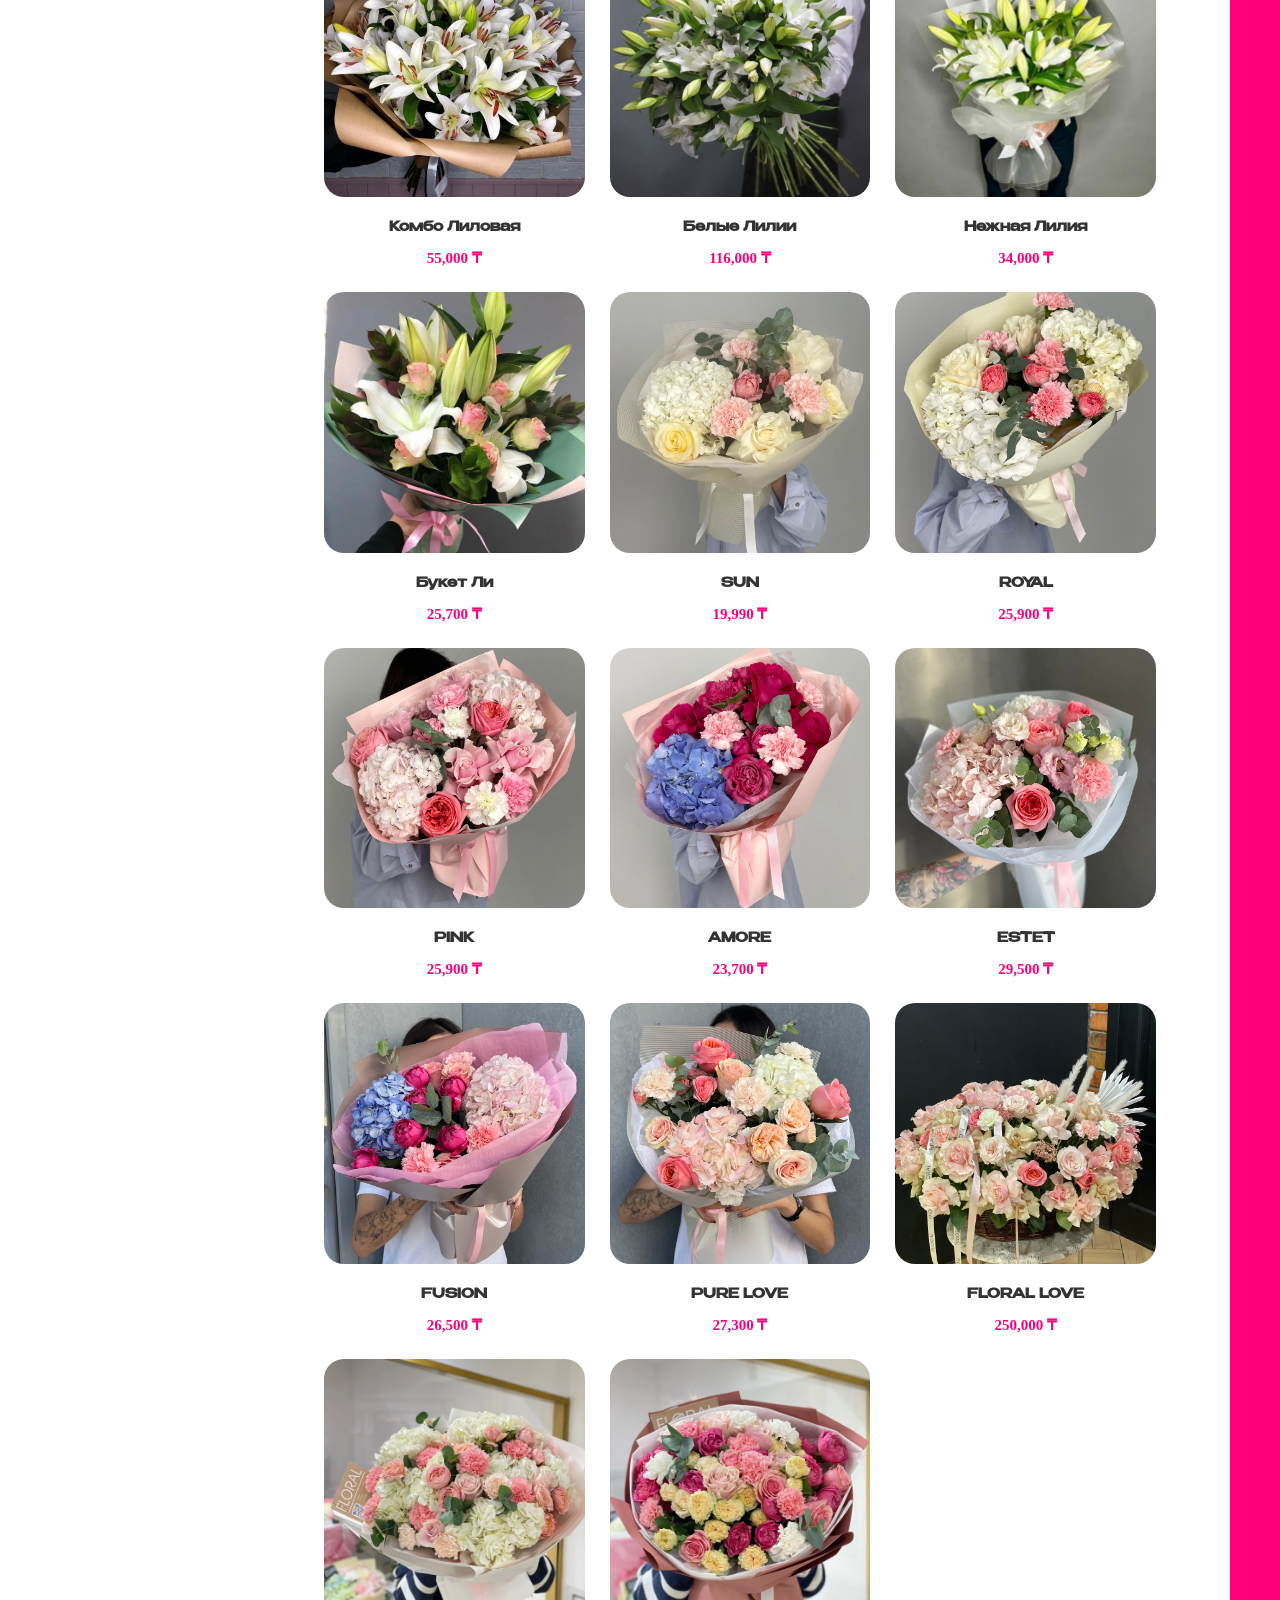
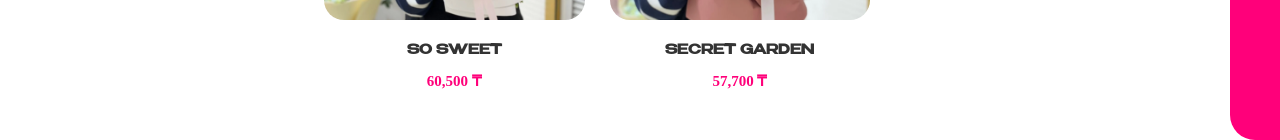
<file: catalog.html>
<!DOCTYPE html>
<html lang="ru">
<head>
    <meta charset="UTF-8">
    <meta name="viewport" content="width=device-width, initial-scale=1.0, maximum-scale=1.0, user-scalable=no">
    <title>Каталог - Мир Цветов</title>
    <link rel="stylesheet" href="style.css">
<link rel="stylesheet" href="mobile.css"
media="screen and (max-width: 768px)"> 
    <style>
        @font-face {
            font-family: 'Benzin';
            src: url('fonts/benzin-semibold.otf') format('opentype');
        }

        :root { --pink: #FF007A; --light-pink: #FFD1E8; }
        body { font-family: sans-serif; margin: 0; background-color: #fff; }

        .header { display: flex; justify-content: space-between; padding: 15px 5%; align-items: center; border-bottom: 1px solid #eee; }
        .logo img { height: 85px; width: auto; object-fit: contain; }

        .nav-links { display: flex; align-items: center; gap: 10px; }

        .nav-links a, .lang-switch, .city-badge {
            text-decoration: none;
            color: var(--pink);
            font-family: 'Benzin', sans-serif;
            font-weight: bold;
            font-size: 13px;
            border: 1px solid var(--pink);
            padding: 7px 20px;
            border-radius: 50px;
            transition: 0.3s;
            background: white;
            cursor: pointer;
            display: inline-flex;
            align-items: center;
            text-transform: uppercase;
        }

        .nav-links a.active, .nav-links a:hover, .lang-switch:hover {
            background: var(--pink);
            color: white !important;
        }

        .catalog-header h1 {
            font-family: 'Benzin', sans-serif;
            background: var(--light-pink); color: var(--pink);
            text-align: center; padding: 12px; border-radius: 50px;
            margin: 30px auto; width: 75%; font-size: 22px; letter-spacing: 2px;
        }

        .layout { display: flex; padding: 0 5%; position: relative; gap: 20px; }

        .sidebar { width: 220px; flex-shrink: 0; }
        .sidebar h3 { font-family: 'Benzin', sans-serif; font-size: 16px; margin-bottom: 15px; margin-top: 25px; color: #333; text-transform: uppercase; }

        .price-filter { margin-bottom: 30px; width: 180px; }
        .range-slider-container { position: relative; height: 20px; margin-bottom: 15px; }
        .slider-track {
            position: absolute; width: 100%; height: 4px;
            background: var(--light-pink); border-radius: 2px; top: 8px; z-index: 1;
        }
        input[type="range"] { position: absolute; width: 100%; -webkit-appearance: none; background: none; pointer-events: none; top: 0; z-index: 2; margin: 0; }
        input[type="range"]::-webkit-slider-thumb { -webkit-appearance: none; height: 18px; width: 18px; border-radius: 50%; background: var(--pink); border: 2px solid white; pointer-events: auto; cursor: pointer; }

        .price-inputs { display: flex; align-items: center; justify-content: space-between; }
        .price-box { background: var(--light-pink); color: var(--pink); padding: 4px 8px; border-radius: 4px; font-size: 12px; font-weight: bold; }

        .filter-list { list-style: none; padding: 0; margin: 0; max-height: 400px; overflow-y: auto; }
        .filter-list li { margin-bottom: 10px; font-size: 13px; color: #444; display: flex; align-items: center; }
        .filter-list input { margin-right: 10px; accent-color: var(--pink); }

        .products-grid { display: grid; grid-template-columns: repeat(3, 1fr); gap: 30px; flex-grow: 1; margin-right: 60px; margin-bottom: 50px;}
        .product-card { text-decoration: none; color: inherit; text-align: center; display: block; }
        .product-card img { width: 100%; aspect-ratio: 1/1; object-fit: cover; border-radius: 15px; background: #f5f5f5; transition: 0.3s; }
        .product-card:hover img { transform: translateY(-5px); box-shadow: 0 10px 20px rgba(0,0,0,0.1); }

        .product-name { font-family: 'Benzin', sans-serif; font-size: 13px; font-weight: bold; margin-top: 15px; color: #333; min-height: 32px; display: flex; align-items: center; justify-content: center; }
        .product-price { font-size: 15px; color: var(--pink); margin-top: 5px; font-weight: bold; }

        .side-banner { position: absolute; right: 0; top: 0; background: var(--pink); color: white; width: 50px; height: 100%; border-radius: 25px 0 0 25px; display: flex; align-items: center; justify-content: center; }
        .side-banner span { font-family: 'Benzin', sans-serif; writing-mode: vertical-rl; transform: rotate(180deg); font-weight: bold; font-size: 14px; white-space: nowrap; letter-spacing: 1px; }
    </style>
</head>
<body>

    <header class="header">
        <div class="header-left" style="display: flex; align-items: center; gap: 20px;">
            <a href="index_ru.html">
                <img src="images/logo.png" alt="Logo">
            </a>
            <div id="header-slogan" style="font-family: 'Times New Roman', serif; font-size: 14px; color: #888; max-width: 250px; text-transform: uppercase;">
                ПЕРВЫЙ ЦИФРОВОЙ ЦВЕТОЧНЫЙ МАГАЗИН В КАЗАХСТАНЕ
            </div>
        </div>

        <div class="nav-links">
            <a href="index_ru.html" id="nav-home">ГЛАВНАЯ</a>
            <a href="#" class="active" id="nav-catalog">КАТАЛОГ</a>
            <a href="about.html" id="nav-about">О КОМПАНИИ</a>
            <button class="lang-switch" onclick="toggleLanguage()" id="langBtn">РУС</button>
            <select id="citySelect" class="city-badge">
                <option value="astana" id="opt-astana">АСТАНА</option>
                <option value="almaty" id="opt-almaty">АЛМАТЫ</option>
            </select>
        </div>
    </header>

    <div class="catalog-header"><h1 id="page-title">ГОТОВЫЕ БУКЕТЫ</h1></div>

    <div class="layout">
        <aside class="sidebar">
            <h3 id="label-price">Цена</h3>
            <div class="price-filter">
                <div class="range-slider-container">
                    <div class="slider-track"></div>
                    <input type="range" min="5000" max="250000" value="5000" id="slider-1" oninput="slideOne()">
                    <input type="range" min="5000" max="250000" value="250000" id="slider-2" oninput="slideTwo()">
                </div>
                <div class="price-inputs">
                    <span class="price-box" id="range1">5000</span>
                    <span style="color: #999">—</span>
                    <span class="price-box" id="range2">250000</span>
                </div>
            </div>

            <h3 id="label-categories">Категории</h3>
            <ul class="filter-list" style="margin-bottom: 20px;">
                <li>
                    <label>
                        <input type="checkbox" id="hits-filter">
                        <span id="f-hits">Хиты продаж</span>
                    </label>
                </li>
            </ul>

            <h3 id="label-composition">Цветы в составе</h3>
            <ul class="filter-list">
                <li><label><input type="checkbox" class="filter-check" value="розы"> <span id="f-roze">Розы</span></label></li>
                <li><label><input type="checkbox" class="filter-check" value="кустовые"> <span id="f-kust">Кустовые розы</span></label></li>
                <li><label><input type="checkbox" class="filter-check" value="пионовидные"> <span id="f-pion">Пионовидные розы</span></label></li>
                <li><label><input type="checkbox" class="filter-check" value="гортензии"> <span id="f-gort">Гортензии</span></label></li>
                <li><label><input type="checkbox" class="filter-check" value="хризантемы"> <span id="f-hriz">Хризантемы</span></label></li>
                <li><label><input type="checkbox" class="filter-check" value="голландские"> <span id="f-goll">Голландские розы</span></label></li>
                <li><label><input type="checkbox" class="filter-check" value="эвкалипт"> <span id="f-evka">Эвкалипт</span></label></li>
                <li><label><input type="checkbox" class="filter-check" value="эустомы"> <span id="f-eust">Эустомы</span></label></li>
                <li><label><input type="checkbox" class="filter-check" value="лилии"> <span id="f-lilii">Лилии</span></label></li>
                <li><label><input type="checkbox" class="filter-check" value="диантус"> <span id="f-diant">Диантус</span></label></li>
                <li><label><input type="checkbox" class="filter-check" value="гвоздика"> <span id="f-gvozd">Гвоздика</span></label></li>
            </ul>
        </aside>

        <div class="products-grid" id="catalogGrid"></div>

        <div class="side-banner">
            <span id="side-text">ДАРИТЕ РАДОСТЬ БЛИЗКИМ</span>
        </div>
    </div>

<script>
   let currentLang = 'ru';

    const translations = {
        ru: {
            slogan: "ПЕРВЫЙ ЦИФРОВОЙ ЦВЕТОЧНЫЙ МАГАЗИН В КАЗАХСТАНЕ",
            navHome: "ГЛАВНАЯ", navCatalog: "КАТАЛОГ", navAbout: "О КОМПАНИИ",
            pageTitle: "ГОТОВЫЕ БУКЕТЫ", labelPrice: "Цена", labelComp: "Цветы в составе",
            labelCategories: "Категории", fHits: "Хиты продаж",
            fRoze: "Розы", fKust: "Кустовые розы", fPion: "Пионовидные розы",
            fGort: "Гортензии", fHriz: "Хризантемы", fGoll: "Голландские розы",
            fEvka: "Эвкалипт", fEust: "Эустомы",
            fLilii: "Лилии", fDiant: "Диантус", fGvozd: "Гвоздика",
            sideText: "ДАРИТЕ РАДОСТЬ БЛИЗКИМ", priceLabel: "ЦЕНА:", langBtn: "КАЗ",
            cities: { astana: "АСТАНА", almaty: "АЛМАТЫ" },
            flowers: {
                "НЕЖНОСТЬ": "НЕЖНОСТЬ", "ПИОНОВИДНОЕ СЧАСТЬЕ": "ПИОНОВИДНОЕ СЧАСТЬЕ",
                "ИЗЫСКАННАЯ НЕЖНОСТЬ": "ИЗЫСКАННАЯ НЕЖНОСТЬ", "КОРЗИНКА РАДОСТИ": "КОРЗИНКА РАДОСТИ",
                "КОНТРАСТ ЧУВСТВ": "КОНТРАСТ ЧУВСТВ",
                "ОБЛАКО ЛЮБВИ": "ОБЛАКО ЛЮБВИ",
                "Букет Императрица": "Букет Императрица", "Букет Микс": "Букет Микс",
                "Сердце голландии": "Сердце голландии", "Букет из Хризантем": "Букет из Хризантем",
                "Белоснежка": "Белоснежка", "15 Хризантем": "15 Хризантем",
                "Элегантная Сдержанность": "Элегантная Сдержанность", "Нежное признание": "Нежное признание",
                "Момент вдохновения": "Момент вдохновения", "Сиреневая симфония": "Сиреневая симфония",
                "Эмилия": "Эмилия",
                "Королевская нежность": "Королевская нежность", "Королева сердца": "Королева сердца",
                "Притяжение": "Притяжение", "Алиса": "Алиса",
                "Малиновая нежность": "Малиновая нежность", "Очарование роз": "Очарование роз",
                "Алая классика": "Алая классика",
                "Комбо Лиловая": "Комбо Лиловая", "Белые Лилии": "Белые Лилии", "Нежная Лилия": "Нежная Лилия", "Букет Ли": "Букет Ли",
                "SUN": "SUN", "ROYAL": "ROYAL", "PINK": "PINK", "AMORE": "AMORE",
                "ESTET": "ESTET", "FUSION": "FUSION", "PURE LOVE": "PURE LOVE", "FLORAL LOVE": "FLORAL LOVE", "SO SWEET": "SO SWEET", "SECRET GARDEN": "SECRET GARDEN"
            }
        },
        kaz: {
            slogan: "ҚАЗАҚСТАНДАҒЫ ЕҢ АЛҒАШҚЫ ЦИФРЛАНДЫРЫЛҒАН ГҮЛ ДҮКЕНІ",
            navHome: "БАСТЫ БЕТ", navCatalog: "КАТАЛОГ", navAbout: "КОМПАНИЯ ТУРАЛЫ",
            pageTitle: "ДАЙЫН БУКЕТТЕР", labelPrice: "Бағасы", labelComp: "Гүлдер құрамы",
            labelCategories: "Санаттар", fHits: "Хит сатылымдар",
            fRoze: "Розалар", fKust: "Бұталы розалар", fPion: "Шаршыгүл розалары",
            fGort: "Гортензиялар", fHriz: "Хризантемалар", fGoll: "Голланд розалары",
            fEvka: "Эвкалипт", fEust: "Эустомалар",
            fLilii: "Лилиялар", fDiant: "Диантус", fGvozd: "Қалампыр",
            sideText: "ЖАҚЫНДАРЫҢЫЗҒА ҚУАНЫШ СЫЙЛАҢЫЗ", priceLabel: "БАҒАСЫ:", langBtn: "РУС",
            cities: { astana: "АСТАНА", almaty: "АЛМАТЫ" },
            flowers: {
                "НЕЖНОСТЬ": "НӘЗІКТІК", "ПИОНОВИДНОЕ СЧАСТЬЕ": "ШАРШЫГҮЛ БАҚЫТЫ",
                "ИЗЫСКАННАЯ НЕЖНОСТЬ": "КЕРЕМЕТ НӘЗІКТІК", "КОРЗИНКА РАДОСТИ": "ҚУАНЫШ СЕБЕТІ",
                "КОНТРАСТ ЧУВСТВ": "СЕЗІМ КОНТРАСТЫ",
                "ОБЛАКО ЛЮБВИ": "МАХАББАТ БҰЛТЫ",
                "Букет Императрица": "Императрица букеті", "Букет Микс": "Микс букеті",
                "Сердце голландии": "Голландия жүрегі", "Букет из Хризантем": "Хризантемалар букеті",
                "Белоснежка": "Ақшақар", "15 Хризантем": "15 Хризантема",
                "Элегантная Сдержанность": "Элегантты ұстамдылық", "Нежное признание": "Нәзік мойындау",
                "Момент вдохновения": "Шабыт сәті", "Сиреневая симфония": "Сирень симфониясы",
                "Эмилия": "Эмилия",
                "Королевская нежность": "Корольдік нәзіктік", "Королева сердца": "Жүрек патшайымы",
                "Притяжение": "Тартылыс", "Алиса": "Алиса",
                "Малиновая нежность": "Таңқурай нәзіктігі", "Очарование роз": "Розалар тартымдылығы",
                "Алая классика": "Ал қызыл классика",
                "Комбо Лиловая": "Лиловый комбо", "Белые Лилии": "Ақ лилиялар", "Нежная Лилия": "Нәзік лилия", "Букет Ли": "Ли букеті",
                "SUN": "SUN", "ROYAL": "ROYAL", "PINK": "PINK", "AMORE": "AMORE",
                "ESTET": "ESTET", "FUSION": "FUSION", "PURE LOVE": "ТАЗА МАХАББАТ", "FLORAL LOVE": "ГҮЛДІ МАХАББАТ", "SO SWEET": "ӨТЕ ТӘТТІ", "SECRET GARDEN": "ҚҰПИЯ БАҚША"
            }
        }
    };

    const flowerData = {
        astana: [
            { id: "НЕЖНОСТЬ", price: 150000, cat: "пионовидные кустовые розы", img: "images/Букет%20%22Нежность%22.jpg" },
            { id: "ПИОНОВИДНОЕ СЧАСТЬЕ", price: 40000, cat: "пионовидные кустовые розы", img: "images/Пионовидное%20счастье.jpg" },
            { id: "ИЗЫСКАННАЯ НЕЖНОСТЬ", price: 70000, cat: "пионовидные кустовые розы", img: "images/Изысканная%20нежность.jpg" },
            { id: "КОРЗИНКА РАДОСТИ", price: 40000, cat: "кустовые розы", img: "images/Корзинка%20радости.jpg" },
            { id: "КОНТРАСТ ЧУВСТВ", price: 55000, cat: "гортензии кустовые розы", img: "images/Контраст%20чувств.jpg" },
            { id: "ОБЛАКО ЛЮБВИ", price: 75000, cat: "гортензии пионовидные розы", img: "images/Облако%20любви.jpg" },
            { id: "Букет Императрица", price: 82000, cat: "гортензии", img: "images/Букет%20Императрица.jpg" },
            { id: "Букет Микс", price: 121000, cat: "голландские розы", img: "images/Букет%20Микс.jpg" },
            { id: "Сердце голландии", price: 23000, cat: "ранункулюсы", img: "images/Сердце%20голландии.jpg" },
            { id: "Букет из Хризантем", price: 34000, cat: "хризантемы", img: "images/Букет%20из%20Хризантем.jpg" },
            { id: "Белоснежка", price: 24000, cat: "хризантемы", img: "images/Белоснежка.jpg" },
            { id: "15 Хризантем", price: 32000, cat: "хризантемы", img: "images/15%20Хризантем.jpg" },
            { id: "Элегантная Сдержанность", price: 124000, cat: "кустовые розы", img: "images/Элегантная%20Сдержанность.jpg" },
            { id: "Нежное признание", price: 66000, cat: "эвкалипт кустовые розы эустомы", img: "images/Нежное%20признание.jpg" },
            { id: "Момент вдохновения", price: 32000, cat: "эвкалипт розы гвоздика", img: "images/Момент%20вдохновения.jpg" },
            { id: "Сиреневая симфония", price: 57000, cat: "гортензии кустовые розы пионовидная", img: "images/Сиреневая%20симфония.jpg" },
            { id: "Эмилия", price: 49000, cat: "гортензия эвкалипт кустовая розы", img: "images/Эмилия.jpg" },
            { id: "Королевская нежность", price: 165000, cat: "гортензия кустовая роза эустома момоко", img: "images/Королевская%20нежность.jpg" },
            { id: "Королева сердца", price: 97000, cat: "гортензия эвкалипт гвоздика пионовидные кустовые розы", img: "images/Королева%20сердца.jpg" },
            { id: "Притяжение", price: 9000, cat: "гортензии эвкалипт хризантема", img: "images/Притяжение.jpg" },
            { id: "Алиса", price: 85000, cat: "гортензия эвкалипт роза гвоздика", img: "images/Алиса.jpg" },
            { id: "Малиновая нежность", price: 62000, cat: "хризантема кустовая роза", img: "images/Малиновая%20нежность.jpg" },
            { id: "Очарование роз", price: 60000, cat: "кустовые розы", img: "images/Очарование%20роз.jpg" },
            { id: "Алая классика", price: 17000, cat: "розы", img: "images/Алая%20классика.jpg" },
            { id: "Комбо Лиловая", price: 55000, cat: "лилии", img: "images/Комбо%20Лиловая.webp" },
            { id: "Белые Лилии", price: 116000, cat: "лилии", img: "images/Белые%20Лилии.jpg" },
            { id: "Нежная Лилия", price: 34000, cat: "лилии", img: "images/Нежная%20Лилия.jpg" },
            { id: "Букет Ли", price: 25700, cat: "лилии", img: "images/Букет%20Ли.jpg" },
            { id: "SUN", price: 19990, cat: "диантус", img: "images/SUN.webp" },
            { id: "ROYAL", price: 25900, cat: "диантус", img: "images/ROYAL.webp" },
            { id: "PINK", price: 25900, cat: "диантус", img: "images/PINK.webp" },
            { id: "AMORE", price: 23700, cat: "диантус", img: "images/AMORE.webp" },
            { id: "ESTET", price: 29500, cat: "гвоздика", img: "images/ESTET.webp" },
            { id: "FUSION", price: 26500, cat: "гвоздика", img: "images/FUSION.webp" },
            { id: "PURE LOVE", price: 27300, cat: "гвоздика", img: "images/PURE%20LOVE.webp" },
            { id: "FLORAL LOVE", price: 250000, cat: "гвоздика", img: "images/FLORAL%20LOVE.webp" },
            { id: "SO SWEET", price: 60500, cat: "гвоздика", img: "images/SO%20SWEET.webp" },
            { id: "SECRET GARDEN", price: 57700, cat: "гвоздика", img: "images/SECRET%20GARDEN.webp" }
        ]
    };
    flowerData.almaty = [...flowerData.astana];

    let sliderOne = document.getElementById("slider-1");
    let sliderTwo = document.getElementById("slider-2");
    let displayValOne = document.getElementById("range1");
    let displayValTwo = document.getElementById("range2");

    function toggleLanguage() {
        currentLang = (currentLang === 'ru') ? 'kaz' : 'ru';
        applyTranslations();
        render();
    }

    function applyTranslations() {
        const t = translations[currentLang];
        document.getElementById('header-slogan').textContent = t.slogan;
        document.getElementById('nav-home').textContent = t.navHome;
        document.getElementById('nav-catalog').textContent = t.navCatalog;
        document.getElementById('nav-about').textContent = t.navAbout;
        document.getElementById('page-title').textContent = t.pageTitle;
        document.getElementById('label-price').textContent = t.labelPrice;
        document.getElementById('label-composition').textContent = t.labelComp;
        document.getElementById('label-categories').textContent = t.labelCategories;
        document.getElementById('f-hits').textContent = t.fHits;
        document.getElementById('f-roze').textContent = t.fRoze;
        document.getElementById('f-kust').textContent = t.fKust;
        document.getElementById('f-pion').textContent = t.fPion;
        document.getElementById('f-gort').textContent = t.fGort;
        document.getElementById('f-hriz').textContent = t.fHriz;
        document.getElementById('f-goll').textContent = t.fGoll;
        document.getElementById('f-evka').textContent = t.fEvka;
        document.getElementById('f-eust').textContent = t.fEust;
        document.getElementById('f-lilii').textContent = t.fLilii;
        document.getElementById('f-diant').textContent = t.fDiant;
        document.getElementById('f-gvozd').textContent = t.fGvozd;
        document.getElementById('side-text').textContent = t.sideText;
        document.getElementById('langBtn').textContent = t.langBtn;
        document.getElementById('opt-astana').textContent = t.cities.astana;
        document.getElementById('opt-almaty').textContent = t.cities.almaty;
    }

    function slideOne() {
        if(parseInt(sliderTwo.value) - parseInt(sliderOne.value) <= 0){ sliderOne.value = sliderTwo.value; }
        displayValOne.textContent = sliderOne.value;
        render();
    }
    function slideTwo() {
        if(parseInt(sliderTwo.value) - parseInt(sliderOne.value) <= 0){ sliderTwo.value = sliderOne.value; }
        displayValTwo.textContent = sliderTwo.value;
        render();
    }

    function applyAISearch() {
        const urlParams = new URLSearchParams(window.location.search);
        const query = urlParams.get('query');
        if (!query) return;
        const lowerQuery = query.toLowerCase();
        const priceMatch = lowerQuery.match(/\d+/);
        if (priceMatch) {
            const targetPrice = parseInt(priceMatch[0]);
            if (targetPrice >= 5000 && targetPrice <= 250000) {
                sliderTwo.value = targetPrice;
                displayValTwo.textContent = targetPrice;
            }
        }
    }

    function render() {
    const city = document.getElementById('citySelect').value;
    const grid = document.getElementById('catalogGrid');
    const minP = parseInt(document.getElementById('slider-1').value);
    const maxP = parseInt(document.getElementById('slider-2').value);

    const activeFilters = Array.from(document.querySelectorAll('.filter-check:checked')).map(c => c.value.toLowerCase());
    const isHitOnly = document.getElementById('hits-filter') ? document.getElementById('hits-filter').checked : false;

    const hitsList = ["НЕЖНОСТЬ", "ИЗЫСКАННАЯ НЕЖНОСТЬ"];

    const filtered = flowerData[city].filter(f => {
        const matchesPrice = f.price >= minP && f.price <= maxP;
        const matchesCat = activeFilters.length === 0 || activeFilters.some(filter => f.cat.toLowerCase().includes(filter));
        const matchesHit = isHitOnly ? hitsList.includes(f.id) : true;
        return matchesPrice && matchesCat && matchesHit;
    });

    grid.innerHTML = filtered.map(f => {
        return `
            <div class="product-card">
                <img src="${f.img}" alt="${f.id}" loading="lazy">
                <div class="product-name">${translations[currentLang].flowers[f.id] || f.id}</div>
                <div class="product-price">${f.price.toLocaleString()} ₸</div>
            </div>
        `;
    }).join('');
}

    document.getElementById('citySelect').addEventListener('change', render);
    document.getElementById('hits-filter').addEventListener('change', render);
    document.querySelectorAll('.filter-check').forEach(ch => ch.addEventListener('change', render));

    window.onload = () => {
        applyTranslations();
        applyAISearch();
        render();
    };
</script>
</body>
</html>
<link rel="stylesheet" href="mobile.css">
</file>
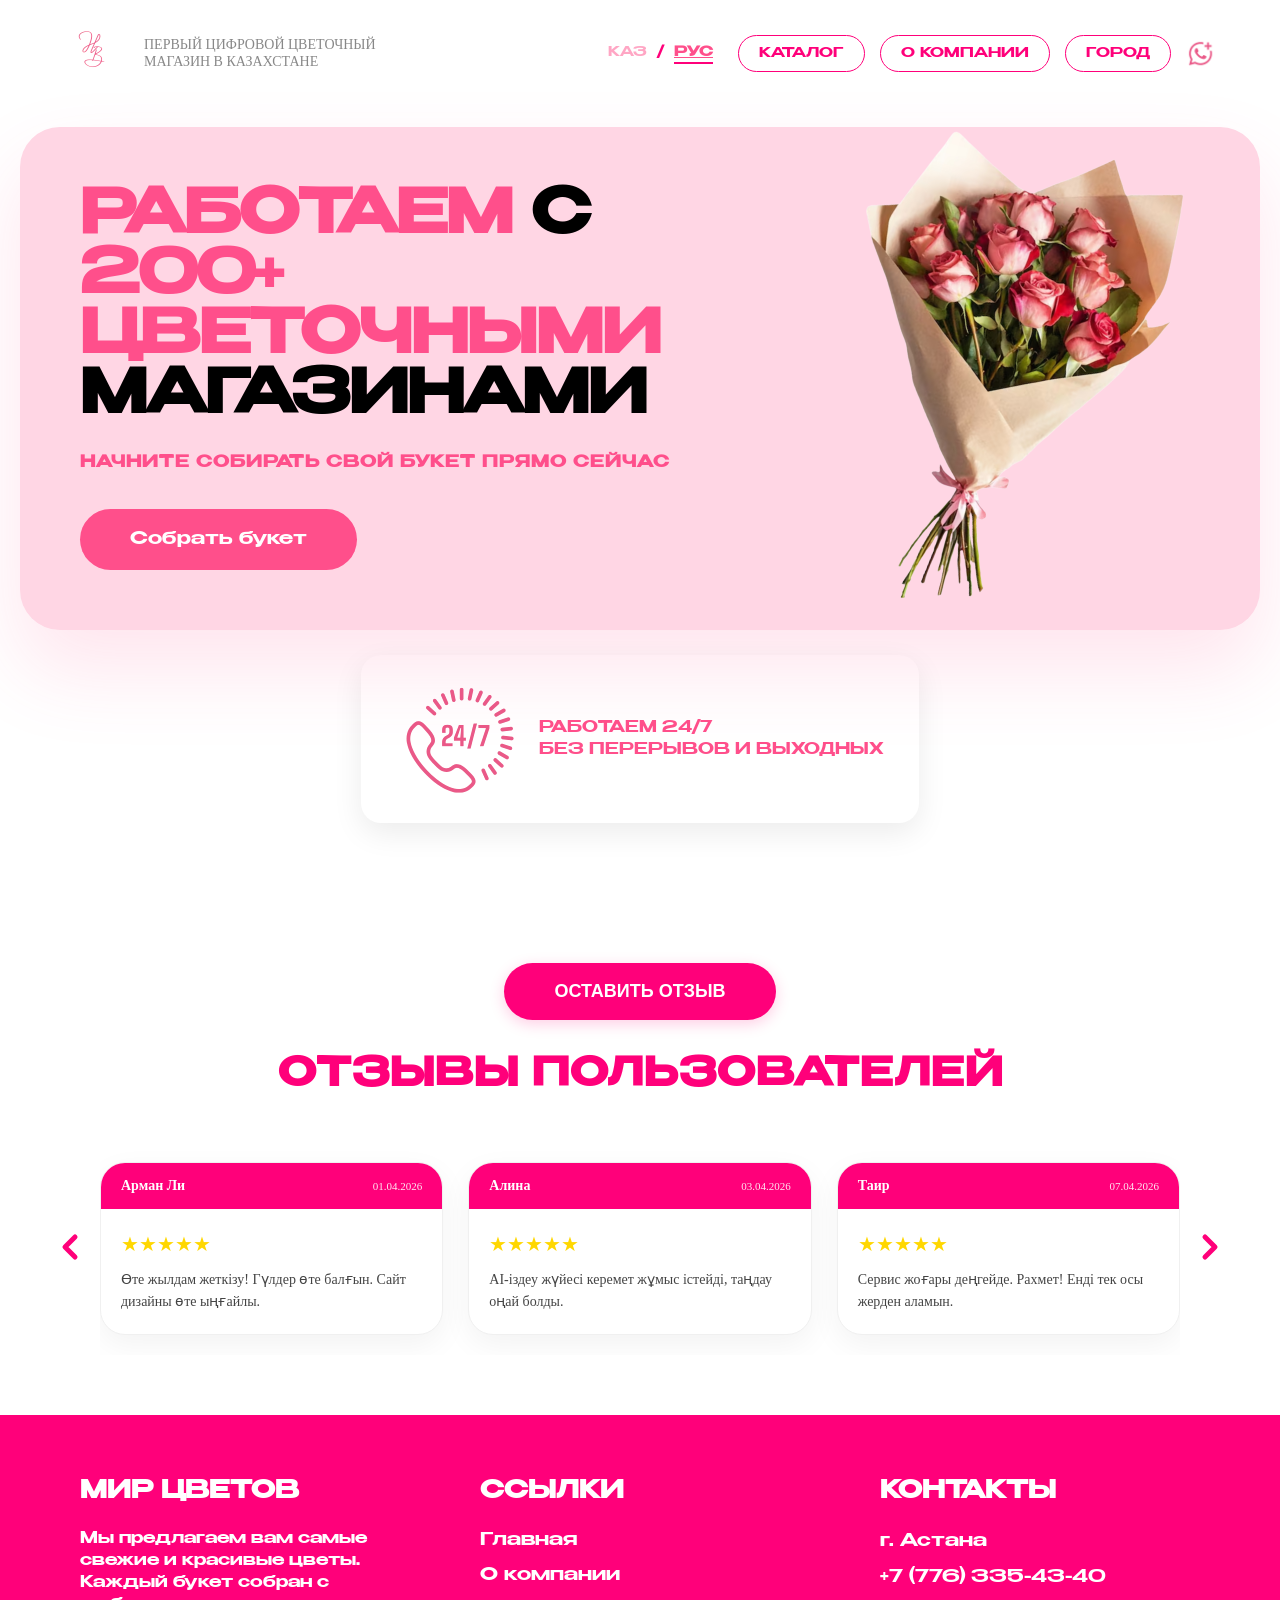
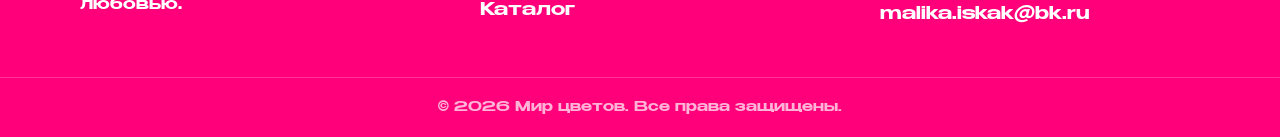
<file: index_ru.html>
<!DOCTYPE html>
<html lang="ru">
<head>
<meta charset="UTF-8">
<title>Flower Service - Мир Цветов</title>
<link rel="stylesheet" href="style.css">
<link rel="stylesheet" href="mobile.css"
media="screen and (max-width: 768px)"> 
<link href="https://fonts.googleapis.com/css2?family=Montserrat:wght@400;700;900&display=swap" rel="stylesheet">

<style>
    :root {
        --pink: #FF007A;
        --light-pink: #FFF5F9;
    }

    body { font-family: 'Montserrat', sans-serif; margin: 0; }

    /* Секция отзывов */
    .reviews-section { padding: 60px 0; text-align: center; background: #fff; overflow: hidden; }

    /* 1. Кнопка "Оставить отзыв" */
    .btn-write-review {
        background: var(--pink);
        color: white;
        padding: 18px 50px;
        border-radius: 40px;
        border: none;
        cursor: pointer;
        font-size: 18px;
        font-weight: 700;
        transition: 0.3s;
        margin-bottom: 30px;
        text-transform: uppercase;
        box-shadow: 0 4px 15px rgba(255, 0, 122, 0.2);
    }
    .btn-write-review:hover { transform: scale(1.03); box-shadow: 0 6px 20px rgba(255, 0, 122, 0.4); }

    /* 2. Заголовок */
    .reviews-title {
        font-weight: 900;
        color: var(--pink);
        font-size: clamp(24px, 5vw, 38px);
        text-transform: uppercase;
        margin-bottom: 40px;
        letter-spacing: 1px;
    }

    /* 3. Карусель */
    .carousel-container {
        display: flex;
        align-items: center;
        justify-content: center;
        max-width: 1200px;
        margin: 0 auto;
        position: relative;
    }
    .carousel-track-container { width: 90%; overflow: hidden; padding: 20px 0; }
    .carousel-track { display: flex; transition: transform 0.6s cubic-bezier(0.25, 1, 0.5, 1); gap: 25px; }

    /* Карточка отзыва */
    .review-card {
        min-width: calc(33.333% - 17px);
        background: white;
        border-radius: 25px;
        overflow: hidden;
        display: flex;
        flex-direction: column;
        box-shadow: 0 10px 30px rgba(0,0,0,0.05);
        border: 1px solid #f0f0f0;
        text-align: left;
    }

    .review-card-header {
        background: var(--pink);
        padding: 15px 20px;
        display: flex;
        justify-content: space-between;
        align-items: center;
        color: white;
    }
    .review-name { font-weight: 700; font-size: 14px; }
    .review-date { font-size: 11px; opacity: 0.9; }

    .review-body { padding: 20px; }
    .review-stars { color: #FFD700; font-size: 20px; margin-bottom: 10px; }
    .review-text { font-size: 14px; color: #444; line-height: 1.6; font-weight: 400; }

    /* Стрелки */
    .nav-arrow { background: none; border: none; cursor: pointer; padding: 10px; transition: 0.3s; }
    .nav-arrow svg { width: 40px; height: 40px; fill: none; stroke: var(--pink); stroke-width: 3; }
    .nav-arrow:hover { transform: scale(1.2); }

    /* Модальное окно и Оверлей */
    #review-overlay {
        position: fixed; top: 0; left: 0; width: 100%; height: 100%;
        background: rgba(0, 0, 0, 0); z-index: 9999; visibility: hidden;
        backdrop-filter: blur(0px); transition: 0.5s; display: flex; align-items: center; justify-content: center;
    }
    #review-overlay.active { background: rgba(0, 0, 0, 0.7); visibility: visible; backdrop-filter: blur(8px); }

    .modal-step {
        background: white; width: 90%; max-width: 550px; border-radius: 35px;
        padding: 50px; box-sizing: border-box; display: none; flex-direction: column; gap: 20px;
        box-shadow: 0 25px 50px rgba(0,0,0,0.3); transform: scale(0.8); transition: 0.3s;
        text-align: center; position: relative;
    }
    .modal-step.active { display: flex; transform: scale(1); }

    /* Кнопка Икс */
    .close-modal-btn {
        position: absolute; top: 20px; right: 25px;
        font-size: 32px; color: var(--pink); cursor: pointer;
        font-weight: bold; line-height: 1; transition: 0.3s;
    }
    .close-modal-btn:hover { transform: scale(1.2); }

    .modal-step h2 { color: var(--pink); font-weight: 900; text-transform: uppercase; font-size: 24px; margin: 0; }

    .modal-step input, .modal-step textarea {
        background: #f9f9f9; border: 2px solid #eee; padding: 15px 20px;
        border-radius: 15px; font-family: inherit; font-size: 16px; outline: none; transition: 0.3s;
    }
    .modal-step input:focus, .modal-step textarea:focus { border-color: var(--pink); background: white; }
    .input-error { border-color: #ff4d4d !important; background: #fff1f1 !important; }

    .modal-buttons { display: flex; gap: 10px; justify-content: center; width: 100%; }

    .btn-next-step {
        background: var(--pink); color: white; border: none; padding: 18px;
        border-radius: 35px; font-weight: 700; cursor: pointer; text-transform: uppercase; font-size: 16px; flex: 2;
    }
    .btn-back-step {
        background: #e0e0e0; color: #555; border: none; padding: 18px;
        border-radius: 35px; font-weight: 700; cursor: pointer; text-transform: uppercase; font-size: 16px; flex: 1;
    }

    .star-selector { display: flex; justify-content: center; gap: 15px; margin: 20px 0; }
    .star-selector span { font-size: 55px; color: #e0e0e0; cursor: pointer; transition: 0.2s; }
    .star-selector span.hovered, .star-selector span.selected { color: #FFB800; transform: scale(1.1); }

    @media (max-width: 900px) { .review-card { min-width: calc(50% - 13px); } }
    @media (max-width: 600px) { .review-card { min-width: 100%; } .nav-arrow { display: none; } }
</style>
</head>

<body>

<header class="header">
  <div class="header-left">
    <a href="index_ru.html"><img src="images/logo.png" class="logo"></a>
    <div class="slogan">ПЕРВЫЙ ЦИФРОВОЙ ЦВЕТОЧНЫЙ МАГАЗИН В КАЗАХСТАНЕ</div>
  </div>

  <div class="header-right-nav">
    <div class="lang-switch">
        <a href="index.html" class="lang">КАЗ</a> /
        <a href="index_ru.html" class="lang active">РУС</a>
    </div>
    <a href="catalog.html" class="nav-btn">КАТАЛОГ</a>
    <a href="about.html" class="nav-btn">О КОМПАНИИ</a>
    <div class="city-container">
        <button type="button" class="nav-btn" id="cityBtn">ГОРОД</button>
        <div class="city-dropdown" id="cityMenu">
            <a href="#" class="city-link">Астана</a>
            <a href="#" class="city-link">Алматы</a>
        </div>
    </div>
    <a href="https://wa.me/77763354340" class="whatsapp-link">
        <img src="images/whastapp.png" alt="" class="whatsapp-icon-img">
    </a>
  </div>
</header>

<section class="hero-wrapper">
  <div class="hero">
    <div class="hero-text">
      <h1>
        <span class="count">РАБОТАЕМ</span>
        <span class="black">С</span>
        <span class="pink">200+</span><br>
        <span class="pink">ЦВЕТОЧНЫМИ</span><br>
        <span class="black">МАГАЗИНАМИ</span>
      </h1>
      <p class="subtitle-text">НАЧНИТЕ СОБИРАТЬ СВОЙ БУКЕТ ПРЯМО СЕЙЧАС</p>
      <a href="AI.html" style="text-decoration: none;">
        <button class="main-btn">Собрать букет</button>
      </a>
    </div>
    <img src="images/bouquet.png" class="hero-image">
  </div>
</section>

<div class="info">
  <div class="info-box">
    <img src="images/phone.png">
    <div>
      <strong>РАБОТАЕМ 24/7</strong><br>
        БЕЗ ПЕРЕРЫВОВ И ВЫХОДНЫХ
    </div>
  </div>
</div>

<section class="reviews-section">
    <button class="btn-write-review" onclick="openReviewModal()">Оставить отзыв</button>
    <h2 class="reviews-title">ОТЗЫВЫ ПОЛЬЗОВАТЕЛЕЙ</h2>

    <div class="carousel-container">
        <button class="nav-arrow" onclick="moveSlide(-1)">
            <svg viewBox="0 0 24 24"><path d="M15 18l-6-6 6-6" stroke-linecap="round" stroke-linejoin="round"/></svg>
        </button>
        <div class="carousel-track-container">
            <div class="carousel-track" id="reviewsTrack"></div>
        </div>
        <button class="nav-arrow" onclick="moveSlide(1)">
            <svg viewBox="0 0 24 24"><path d="M9 18l6-6-6-6" stroke-linecap="round" stroke-linejoin="round"/></svg>
        </button>
    </div>
</section>

<div id="review-overlay">
    <div class="modal-step active" id="step1">
        <div class="close-modal-btn" onclick="closeReviewModal()">×</div>
        <h2>Представьтесь</h2>
        <input type="text" id="revName" placeholder="Ваше имя">
        <input type="text" id="revSurname" placeholder="Ваша фамилия">
        <div class="modal-buttons">
            <button class="btn-next-step" onclick="validateStep1()">Далее</button>
        </div>
    </div>

    <div class="modal-step" id="step2">
        <div class="close-modal-btn" onclick="closeReviewModal()">×</div>
        <h2>Напишите отзыв</h2>
        <textarea id="revText" placeholder="Вам всё понравилось?"></textarea>
        <div class="modal-buttons">
            <button class="btn-back-step" onclick="goToStep(1)">Назад</button>
            <button class="btn-next-step" onclick="validateStep2()">Далее</button>
        </div>
    </div>

    <div class="modal-step" id="step3">
        <div class="close-modal-btn" onclick="closeReviewModal()">×</div>
        <h2>Оцените нас</h2>
        <div class="star-selector" id="starContainer">
            <span data-v="1">★</span><span data-v="2">★</span><span data-v="3">★</span><span data-v="4">★</span><span data-v="5">★</span>
        </div>
        <p style="color: #999; font-size: 14px;">После выбора звезд отзыв будет опубликован</p>
        <div class="modal-buttons">
            <button class="btn-back-step" onclick="goToStep(2)">Назад</button>
        </div>
    </div>
</div>

<footer class="main-footer">
    <div class="footer-container">
        <div class="footer-section">
            <h3 class="footer-title">МИР ЦВЕТОВ</h3>
            <p>Мы предлагаем вам самые свежие и красивые цветы. Каждый букет собран с любовью.</p>
        </div>
        <div class="footer-section">
            <h3 class="footer-title">Ссылки</h3>
            <ul class="footer-links">
                <li><a href="index_ru.html">Главная</a></li>
                <li><a href="about.html">О компании</a></li>
                <li><a href="catalog.html">Каталог</a></li>
            </ul>
        </div>
        <div class="footer-section">
            <h3 class="footer-title">Контакты</h3>
            <ul class="footer-contact">
                <li> г. Астана</li>
                <li> +7 (776) 335-43-40</li>
                <li> malika.iskak@bk.ru</li>
            </ul>
        </div>
    </div>
    <div class="footer-bottom">
        <p>&copy; 2026 Мир цветов. Все права защищены.</p>
    </div>
</footer>

<script>
    let currentSlide = 0;
    let selectedStars = 0;
    // ОБЩИЙ КЛЮЧ ДЛЯ ОБОИХ ЯЗЫКОВ
    const STORAGE_KEY = 'userReviews_shared';

    const initialReviews = [
        { name: "Арман", surname: "Ли", text: "Очень быстрая доставка! Цветы свежие, сервис на высоте.", stars: 5, date: "01.04.2026" },
        { name: "Алина", surname: "", text: "AI-поиск просто супер, очень удобно выбирать букет.", stars: 5, date: "03.04.2026" },
        { name: "Таир", surname: "", text: "Первый нормальный цифровой магазин цветов в КЗ. Рекомендую!", stars: 5, date: "07.04.2026" }
    ];

    if (!localStorage.getItem(STORAGE_KEY)) {
        localStorage.setItem(STORAGE_KEY, JSON.stringify(initialReviews));
    }

    function renderReviews() {
        const track = document.getElementById('reviewsTrack');
        const reviews = JSON.parse(localStorage.getItem(STORAGE_KEY));
        track.innerHTML = reviews.map(rev => `
            <div class="review-card">
                <div class="review-card-header">
                    <span class="review-name">${rev.name} ${rev.surname}</span>
                    <span class="review-date">${rev.date}</span>
                </div>
                <div class="review-body">
                    <div class="review-stars">${'★'.repeat(rev.stars)}${'☆'.repeat(5-rev.stars)}</div>
                    <div class="review-text">${rev.text}</div>
                </div>
            </div>
        `).join('');
    }

    function openReviewModal() { document.getElementById('review-overlay').classList.add('active'); }

    function closeReviewModal() {
        document.getElementById('review-overlay').classList.remove('active');
        setTimeout(() => goToStep(1), 400);
    }

    function goToStep(step) {
        document.querySelectorAll('.modal-step').forEach(el => el.classList.remove('active'));
        document.getElementById('step' + step).classList.add('active');
    }

    function validateStep1() {
        const name = document.getElementById('revName');
        const surname = document.getElementById('revSurname');
        let isValid = true;
        if (!name.value.trim()) { name.classList.add('input-error'); isValid = false; }
        else { name.classList.remove('input-error'); }
        if (!surname.value.trim()) { surname.classList.add('input-error'); isValid = false; }
        else { surname.classList.remove('input-error'); }
        if (isValid) goToStep(2);
    }

    function validateStep2() {
        const text = document.getElementById('revText');
        if (!text.value.trim()) {
            text.classList.add('input-error');
        } else {
            text.classList.remove('input-error');
            goToStep(3);
        }
    }

    const stars = document.querySelectorAll('#starContainer span');
    stars.forEach((star, index) => {
        star.onmouseover = () => stars.forEach((s, i) => i <= index ? s.classList.add('hovered') : s.classList.remove('hovered'));
        star.onmouseout = () => stars.forEach(s => s.classList.remove('hovered'));
        star.onclick = () => {
            selectedStars = index + 1;
            saveReview();
        };
    });

    function saveReview() {
        const name = document.getElementById('revName').value;
        const surname = document.getElementById('revSurname').value;
        const text = document.getElementById('revText').value;
        const date = new Date().toLocaleDateString('ru-RU');

        const reviews = JSON.parse(localStorage.getItem(STORAGE_KEY));
        reviews.unshift({ name, surname, text, stars: selectedStars, date });
        localStorage.setItem(STORAGE_KEY, JSON.stringify(reviews));

        closeReviewModal();

        setTimeout(() => {
            document.getElementById('revName').value = '';
            document.getElementById('revSurname').value = '';
            document.getElementById('revText').value = '';
            renderReviews();
            currentSlide = 0;
            updateSlider();
        }, 500);
    }

    function updateSlider() {
        const track = document.getElementById('reviewsTrack');
        const cards = document.querySelectorAll('.review-card');
        if (cards.length === 0) return;
        const cardWidth = cards[0].offsetWidth + 25;
        track.style.transform = `translateX(-${currentSlide * cardWidth}px)`;
    }

    function moveSlide(dir) {
        const reviews = JSON.parse(localStorage.getItem(STORAGE_KEY));
        const maxSlides = Math.max(0, reviews.length - (window.innerWidth > 900 ? 3 : window.innerWidth > 600 ? 2 : 1));
        currentSlide = Math.min(Math.max(currentSlide + dir, 0), maxSlides);
        updateSlider();
    }

    window.addEventListener('load', () => {
        renderReviews();
        updateSlider();
    });

    // Город
    const cityBtn = document.getElementById('cityBtn');
    const cityMenu = document.getElementById('cityMenu');
    cityBtn.onclick = (e) => {
        e.stopPropagation();
        cityMenu.classList.toggle('show-cities');
    };
    document.querySelectorAll('.city-link').forEach(link => {
        link.onclick = function(e) {
            e.preventDefault();
            cityBtn.textContent = this.textContent;
            cityMenu.classList.remove('show-cities');
        };
    });
    document.onclick = () => cityMenu.classList.remove('show-cities');
</script>
</body>
</html>
<link rel="stylesheet" href="mobile.css">
</file>
<file: style.css>
@font-face {
    font-family: 'Benzin';
    src: url('fonts/benzin-semibold.otf') format('opentype');
}

* {
    margin: 0;
    padding: 0;
    box-sizing: border-box;
}

body {
    background: white;
    font-family: 'Times New Roman', Times, serif;
    font-weight: normal;
}

.slogan {
    font-size: 15px;
    color: #888;
    max-width: 300px;
    font-weight: normal;
    font-family: 'Times New Roman', Times, serif;
}

.nav-btn,
.main-btn,
.city-btn,
.hero-text h1,
.count,
.pink,
.info-box,
.lang-switch,
.header a,
.about-header h1,
.subtitle-text,
header a button,
h1 {
    font-family: 'Benzin', sans-serif !important;
}

strong,
b,
li,
.about-text strong,
.about-text b {
    font-weight: normal !important;
}

.header {
    display: flex;
    justify-content: space-between;
    align-items: center;
    padding: 20px 40px;
}

.header-left {
    display: flex;
    align-items: center;
    gap: 15px;
}

.logo { height: 120px; }

.header-right {
    display: flex;
    align-items: center;
    gap: 30px;
}

.nav-btn,
.city-btn {
    background: #ffffff;
    border: 1px solid #ff4f8b;
    color: #ff4f8b;
    padding: 5px 10px;
    border-radius: 1000px;
    cursor: pointer;
    transition: 1.0s ease;
    white-space: nowrap;
    text-decoration: none;
    display: inline-block;
}

.nav-btn:hover,
.city-btn:hover { background: #e6e6e6; }


.whatsapp-btn { display: inline-block; }
.whatsapp {
    width: 40px;
    height: 40px;
    object-fit: contain;
    display: block;
}

.hero-wrapper { padding: 0 20px; }
.hero {
    max-width: 1600px;
    min-height: 650px;
    margin: auto;
    background: #ffd6e4;
    border-radius: 60px;
    padding: 60px 80px;
    display: flex;
    align-items: center;
    position: relative;
    overflow: hidden;
    box-shadow: 0 40px 80px rgba(255,79,139,.15);
}

.hero-text h1 {
    font-size: 72px;
    line-height: .95;
    letter-spacing: -1px;
}

.subtitle-text {
    font-size: 16px;
    color: #ff4f8b;
    display: block;
    margin-bottom: 20px;
}

.count, .pink { color: #ff4f8b; }
.black { color: black; }

.hero-text p {
    margin: 25px 0 35px;
    color: #ff4f8b;
    font-weight: 600;
    letter-spacing: 1px;
}

.main-btn {
    background: #ff4f8b;
    color: white;
    border: none;
    padding: 18px 50px;
    border-radius: 40px;
    font-size: 18px;
    cursor: pointer;
}

.hero-image {
    width: 850px;
    position: absolute;
    right: -130px;
    bottom: -130px;
}

.info { display: flex; justify-content: center; margin-top: 25px; }
.info-box {
    display: flex;
    gap: 15px;
    align-items: center;
    color: #ff4f8b;
    background: white;
    border-radius: 20px;
    padding: 20px 35px;
    box-shadow: 0 10px 30px rgba(0,0,0,.08);
}

.city-menu {
    position: absolute;
    top: 40px;
    right: 0;
    background: white;
    border-radius: 15px;
    box-shadow: 0 10px 25px rgba(0,0,0,.1);
    padding: 10px;
    display: none;
    flex-direction: column;
    gap: 10px;
    min-width: 150px;
    z-index: 10;
}
.city-menu.active { display: flex; }

.lang-switch {
    color: #ff4f8b;
    font-size: 14px;
    display: flex;
    gap: 10px;
}
.lang { cursor: pointer; transition: all 0.3s ease; }
.lang.active { font-weight: bold; text-decoration: underline; }

.page-container {
    max-width: 1200px;
    margin: 60px auto;
    padding: 0 40px;
}

.about-text ul li {
    font-weight: normal !important;
}
.about-image-side img {
    width: 100%;
    max-width: 300px;
    border-radius: 20px;
}

.about-intro-wrapper {
    display: flex;
    align-items: flex-start;
    gap: 50px;
    margin-bottom: 50px;
}

.about-image-side {
    flex: 0 0 280px;
}

.about-image-side img {
    width: 100%;
    height: auto;
    border-radius: 25px;
    display: block;
    object-fit: cover;
}

.about-text-side {
    flex: 1;
    display: flex;
    flex-direction: column;
}


.about-main-title {
    font-family: 'Benzin', sans-serif !important;
    color: #ff4f8b;
    font-size: 35px;
    margin-bottom: 30px;
    text-align: left !important;
}


.about-description p {
    font-family: 'Times New Roman', Times, serif !important;
    font-weight: normal !important;
    font-size: 25px;
    line-height: 1.6;
    color: #333;
    margin-bottom: 20px;
    text-align: left;
}

.photo-caption {
    font-family: 'Benzin', sans-serif !important;
    font-weight: bold !important;
    color: #ff4f8b;
    font-size: 20px;
    margin-top: 15px;
    text-align: center;
    line-height: 1.2;
}


.about-image-side {
    display: flex;
    flex-direction: column;
    align-items: center;
    flex: 0 0 280px;
}
.lang-switch a {
    text-decoration: none;
    color: #ff4f8b;
    opacity: 0.5;
    transition: 0.3s;
}

.lang-switch a.active {
    opacity: 1;
    font-weight: bold;
}

.about-text p {
    font-family: 'Times New Roman', Times, serif !important;
    font-size: 24px !important;
    line-height: 1.5;
    margin-bottom: 25px;
    font-weight: normal !important;
}

.about-text ul li {
    font-family: 'Times New Roman', Times, serif !important;
    font-size: 24px !important;
    margin-bottom: 15px;
    font-weight: normal !important;
}

.about-text strong, .about-text b {
    font-size: 24px !important;
    font-weight: bold !important;
}

.about-text ul {
    list-style: none;
    padding: 0;
    margin: 0;
}

.about-text ul li {
    font-family: 'Times New Roman', Times, serif !important;
    font-size: 24px !important;
    line-height: 1.6;
    margin-bottom: 15px;
    font-weight: normal !important;
}

.header {
    display: flex;
    align-items: center;
    padding: 20px 40px;
    background: white;
}

.header-left {
    display: flex;
    align-items: center;
    gap: 20px;
}

.header-right-nav {
    margin-left: auto;
    display: flex;
    align-items: center;
    gap: 20px;
}

.city-container {
    position: relative;
}

.city-dropdown {
    display: none;
    position: absolute;
    top: 110%;
    left: 0;
    background: white;
    border: 1px solid #ff4f8b;
    border-radius: 15px;
    box-shadow: 0 5px 15px rgba(0,0,0,0.1);
    z-index: 1000;
    min-width: 120px;
}

.city-dropdown a {
    display: block;
    padding: 10px 15px;
    color: #ff4f8b;
    text-decoration: none;
    font-family: 'Benzin', sans-serif;
    font-size: 14px;
}

.city-dropdown a:hover {
    background: #fff0f5;
}

.show-cities {
    display: block !important;
}
}

.nav-btn {
    font-family: 'Benzin', sans-serif !important;
    color: #ff4f8b;
    text-decoration: none;
    border: 1px solid #ff4f8b;
    padding: 8px 20px;
    border-radius: 50px;
    font-size: 14px;
    transition: 0.3s;
}

.nav-btn:hover {
    background: #ff4f8b;
    color: white;
}

.city-container {
    position: relative;
    display: inline-block;
}

.city-dropdown {
    display: none;
    position: absolute;
    top: 100%;
    left: 0;
    background-color: white;
    box-shadow: 0px 8px 16px rgba(0,0,0,0.1);
    border-radius: 15px;
    z-index: 100;
    min-width: 120px;
    margin-top: 10px;
    overflow: hidden;
}

.city-dropdown {
    display: none;
    position: absolute;
    background: white;
    border: 1px solid #ff4f8b;
    border-radius: 15px;
    z-index: 1000;
}

.show-cities {
    display: block !important;
}

.city-dropdown a:hover {
    background-color: #f1f1f1;
}

.whatsapp-link {
    text-decoration: none !important;
    display: flex;
    align-items: center;
}

.whatsapp-icon-img {
    width: 30px;
    height: 30px;
    display: block;
    object-fit: contain;
}

.main-footer {
    background-color: #ff007f;
    padding: 80px 0 40px 0;
    font-family: 'Benzin', 'Russo One', sans-serif;
    color: #ffd1dc;
}

.footer-container {
    max-width: 1200px;
    margin: 0 auto;
    display: flex;
    justify-content: space-between;
    align-items: flex-start;
    padding: 0 40px;
}

.footer-section {
    flex: 1;
    margin: 0 20px;
}


.footer-title {
    color: #ffffff;
    font-size: 1.8rem;
    text-transform: uppercase;
    margin-bottom: 35px;
    text-shadow: none;
    font-weight: bold;
    display: block;
}


.footer-links, .footer-contact {
    list-style: none;
    padding: 0;
    margin: 0;
}

.footer-links li, .footer-contact li {
    margin-bottom: 20px;
    font-size: 1.1rem;
}


.footer-links a {
    color: #ffd1dc;
    text-decoration: none;
    transition: 0.3s ease;
}

.footer-links a:hover {
    color: #ffffff;
    text-shadow: 0 0 10px #ffffff;
}

.footer-contact li {
    line-height: 1.5;
}


.footer-bottom {
    text-align: center;
    margin-top: 80px;
    padding-top: 30px;
    border-top: 1px solid rgba(255, 255, 255, 0.2);
    font-size: 0.9rem;
    color: rgba(255, 255, 255, 0.7);
}
:root {
    --pink: #FF007A;
    --light-pink: #FFD1E8;
}

.products-grid {
    display: grid;
    grid-template-columns: repeat(3, 1fr);
    gap: 20px;
    flex-grow: 1;
    margin-right: 60px; /* место для боковой плашки */
}

/* Стили карточки-ссылки */
.product-card {
    text-decoration: none; /* Убираем подчеркивание */
    color: inherit;
    transition: transform 0.2s;
    display: block;
}

.product-card:hover {
    transform: translateY(-5px); /* Эффект при наведении */
}

.product-card img {
    width: 100%;
    border-radius: 10px;
    aspect-ratio: 1 / 1;
    object-fit: cover;
}

.product-name {
    font-weight: bold;
    margin-top: 10px;
    text-align: center;
}

.product-price {
    color: #666;
    text-align: center;
    font-size: 0.9em;
}

/* Боковая вертикальная надпись */
.side-banner {
    position: absolute;
    right: 0;
    top: 0;
    background-color: var(--pink);
    color: white;
    width: 50px;
    height: 100%;
    border-radius: 25px 0 0 25px;
    display: flex;
    align-items: center;
    justify-content: center;
}

.side-banner span {
    writing-mode: vertical-rl;
    transform: rotate(180deg);
    font-weight: bold;
    white-space: nowrap;
}

.city-badge {
    border: 1px solid var(--pink);
    padding: 5px 10px;
    border-radius: 15px;
    background: white;
    font-weight: bold;
}

/* Контейнер для правильного позиционирования боковой панели */
.content-wrapper {
    display: flex;
    position: relative;
    padding-right: 70px; /* отступ для розовой полоски */
    align-items: flex-start;
}

/* Стили заголовка как на референсе */
.catalog-header h1 {
    background-color: var(--light-pink);
    color: var(--pink);
    display: block;
    padding: 10px 60px;
    border-radius: 40px;
    font-size: clamp(18px, 4vw, 24px);
    margin: 20px auto 40px auto;
    width: 100%;
    max-width: 120px
    text-align: center;
}

/* Ограничение размеров изображений */
.img-wrapper img {
    width: 100%;
    height: 300px; /* фиксированная высота для ровной сетки */
    object-fit: cover;
    border-radius: 15px;
}

.sidebar {
    min-width: 200px;
    margin-right: 30px;
}

/* Стили карточки товара */
.product-card {
    text-decoration: none;
    color: inherit;
    text-align: center;
    display: block;
    /* Добавляем плавность перехода */
    transition: transform 0.3s ease, box-shadow 0.3s ease;
}

/* Эффект при наведении */
.product-card:hover {
    /* Карточка приподнимается на 10 пикселей */
    transform: translateY(-10px);
}

.product-card img {
    width: 100%;
    aspect-ratio: 1/1;
    object-fit: cover;
    border-radius: 15px;
    background: #f5f5f5;
    /* Добавляем легкую тень при наведении на само фото */
    transition: box-shadow 0.3s ease;
}

.product-card:hover img {
    box-shadow: 0 10px 20px rgba(255, 0, 122, 0.2); /* Розоватая тень */
}

/* Выравнивание левой части (Лого + Слоган) */
.header-left {
    display: flex;
    align-items: center;
    gap: 20px; /* Расстояние между лого и текстом */
}

.logo {
    height: 60px; /* Настройте под ваш размер */
    width: auto;
}

.slogan {
    font-size: 14px;
    color: #888;
    max-width: 280px;
    line-height: 1.2;
    font-family: 'Times New Roman', Times, serif;
    text-transform: uppercase;
}

/* Выравнивание правой части (Навигация) */
.header-right-nav {
    display: flex;
    align-items: center;
    gap: 15px;
}

/* Стили для переключателя КАЗ / РУС */
.lang-switch {
    font-family: 'Benzin', sans-serif;
    font-size: 14px;
    color: var(--pink);
    margin-right: 10px;
}

.lang {
    text-decoration: none;
    color: var(--pink);
    opacity: 0.5;
    transition: 0.3s;
}

.lang.active {
    opacity: 1;
    font-weight: bold;
    border-bottom: 2px solid var(--pink);
}

.whatsapp-icon-img {
    width: 30px;
    height: 30px;
    display: block;
}

/* Растягиваем футер на всю ширину */
.main-footer {
    background-color: #ff007a; /* Ваш ярко-розовый цвет */
    width: 100vw;
    position: relative;
    left: 50%;
    right: 50%;
    margin-left: -50vw;
    margin-right: -50vw;
    padding: 60px 0 20px 0;
    color: white;
}

/* Контент внутри футера центрируем */
.footer-container {
    max-width: 1200px;
    margin: 0 auto;
    display: flex;
    justify-content: space-around;
    padding: 0 20px;
    gap: 40px;
}

.footer-section {
    flex: 1;
}

.footer-title {
    font-size: 24px;
    font-weight: bold;
    margin-bottom: 20px;
    text-transform: uppercase;
}

.footer-links, .footer-contact {
    list-style: none;
    padding: 0;
}

.footer-links li, .footer-contact li {
    margin-bottom: 10px;
}

.footer-links a {
    color: white;
    text-decoration: none;
    transition: opacity 0.3s;
}

.footer-links a:hover {
    opacity: 0.8;
}

.footer-bottom {
    text-align: center;
    margin-top: 40px;
    padding-top: 20px;
    border-top: 1px solid rgba(255, 255, 255, 0.2);
    font-size: 14px;
}

/* Стили для раздела отзывов */
.reviews-section {
    padding: 60px 40px;
    background-color: #fff;
    text-align: center;
}

.reviews-title {
    font-family: 'Benzin', sans-serif;
    color: #FF007A;
    font-size: 32px;
    margin-bottom: 40px;
    text-transform: uppercase;
}

.reviews-container {
    display: flex;
    justify-content: center;
    gap: 25px;
    flex-wrap: wrap; /* Чтобы на мобилках карточки вставали друг под друга */
}

.review-card {
    width: 350px;
    background-color: #FFE5F0; /* Светло-розовый фон карточки */
    border-radius: 30px;
    overflow: hidden;
    display: flex;
    flex-direction: column;
    box-shadow: 0 4px 15px rgba(0,0,0,0.05);
}

.review-header {
    background-color: #FF007A; /* Ярко-розовая шапка */
    padding: 15px 25px;
    display: flex;
    justify-content: space-between;
    align-items: center;
    color: white;
    font-family: 'Benzin', sans-serif;
    font-size: 14px;
}

.stars {
    color: #FFD700; /* Золотой цвет для звезд */
    font-size: 16px;
}

.review-body {
    padding: 25px;
    font-family: 'Times New Roman', serif;
    font-size: 16px;
    line-height: 1.5;
    color: #333;
    text-align: left;
}

/* Адаптация для мобильных устройств */
@media (max-width: 768px) {
    .review-card {
        width: 100%;
    }
}

.reviews-section {
    margin-top: 80px; /* Баннер мен пікірлер арасындағы қашықтық */
    padding: 60px 40px;
    background-color: #fff;
    text-align: center;
}

.reviews-title {
    font-family: 'Benzin', sans-serif;
    color: #FF007A;
    font-size: 32px;
    margin-bottom: 40px;
    text-transform: uppercase;
}

.reviews-container {
    display: flex;
    justify-content: center;
    gap: 25px;
    flex-wrap: wrap;
}

.review-card {
    width: 350px;
    background-color: #FFE5F0;
    border-radius: 30px;
    overflow: hidden;
    display: flex;
    flex-direction: column;
    box-shadow: 0 4px 15px rgba(0,0,0,0.05);
}

.review-header {
    background-color: #FF007A;
    padding: 15px 25px;
    display: flex;
    justify-content: space-between;
    align-items: center;
    color: white;
    font-family: 'Benzin', sans-serif;
    font-size: 14px;
}

.stars {
    color: #FFD700;
    font-size: 16px;
}

.review-body {
    padding: 25px;
    font-family: 'Times New Roman', serif;
    font-size: 16px;
    line-height: 1.5;
    color: #333;
    text-align: left;
}
.filter-title {
    font-family: 'Benzin', sans-serif;
    font-size: 18px;
    color: #000;
    margin-top: 25px;
    margin-bottom: 15px;
    text-transform: uppercase;
}

.filter-group {
    margin-bottom: 20px;
}ф

/* Стили для чекбокса, чтобы он был розовым как на макете */
.checkbox-container input:checked ~ .checkmark {
    background-color: #FF007A;
    border-color: #FF007A;
}
.product-card img {
            width: 100%;
            aspect-ratio: 1/1;
            object-fit: cover;
            border-radius: 15px;
            background: #f5f5f5; /* Серый фон, если картинка не прогрузилась */
            transition: 0.3s;
            display: block;
        }
        /* Адаптация под мобильные телефоны */
@media screen and (max-width: 480px) {
    /* 1. Делаем так, чтобы текст не вылезал за края */
    body {
        padding: 10px;
        font-size: 16px;
    }

    /* 2. Если у тебя есть блоки в ряд (например, карточки товаров),
       делаем их друг под другом */
    .hero, .info-box, .footer-container {
        flex-direction: column !important;
        text-align: center;
    }

    /* 3. Картинки букетов делаем на всю ширину экрана */
    .hero-image, .bouquet-card img {
        width: 100% !important;
        max-width: 300px;
        margin: 0 auto;
    }

    /* 4. Кнопки делаем крупнее, чтобы по ним было удобно попадать пальцем */
    .btn-order {
        width: 100%;
        padding: 20px;
    }
}
</file>
<file: mobile.css>
/* --- ГЛОБАЛЬНЫЕ СТИЛИ (БАЗА) --- */
@font-face {
    font-family: 'Benzin';
    src: url('fonts/benzin-semibold.otf') format('opentype');
}

* {
    margin: 0;
    padding: 0;
    box-sizing: border-box;
}

:root {
    --pink: #FF007A;
    --light-pink: #FFD1E8;
}

body {
    background: white;
    font-family: 'Times New Roman', Times, serif;
    font-weight: normal;
    overflow-x: hidden;
}

/* --- ШАПКА (DESKTOP) --- */
.header {
    display: flex;
    justify-content: space-between;
    align-items: center;
    padding: 20px 5%;
    background: white;
}

.header-left {
    display: flex;
    align-items: center;
    gap: 20px;
}

.logo {
    height: 60px;
    width: auto;
}

.slogan {
    font-size: 14px;
    color: #888;
    max-width: 250px;
    line-height: 1.2;
    text-transform: uppercase;
}

.header-right-nav {
    display: flex;
    align-items: center;
    gap: 15px;
}

/* --- КНОПКИ И ТИПОГРАФИКА --- */
.nav-btn, .main-btn, .city-btn, .hero-text h1, .catalog-header h1, .product-card h3 {
    font-family: 'Benzin', sans-serif !important;
}

.nav-btn, .city-btn {
    background: #ffffff;
    border: 1px solid var(--pink);
    color: var(--pink);
    padding: 8px 20px;
    border-radius: 1000px;
    cursor: pointer;
    transition: 0.3s ease;
    white-space: nowrap;
    text-decoration: none;
    font-size: 14px;
}

.nav-btn:hover, .city-btn:hover {
    background: var(--pink);
    color: white;
}

/* --- ГЕРОЙ БЛОК (БАННЕР) --- */
.hero-wrapper { padding: 0 20px; }
.hero {
    max-width: 1600px;
    min-height: 500px;
    margin: 20px auto;
    background: #ffd6e4;
    border-radius: 40px;
    padding: 60px;
    display: flex;
    align-items: center;
    position: relative;
    overflow: hidden;
}

.hero-text { position: relative; z-index: 2; max-width: 600px; }
.hero-text h1 { font-size: 60px; line-height: 1; margin-bottom: 20px; }

.hero-image {
    width: 600px;
    position: absolute;
    right: -50px;
    bottom: -50px;
    z-index: 1;
}

/* --- КАТАЛОГ --- */
.catalog-header h1 {
    background-color: var(--light-pink);
    color: var(--pink);
    padding: 15px;
    border-radius: 40px;
    font-size: 24px;
    margin: 30px auto;
    text-align: center;
    max-width: 90%;
}

.layout {
    display: flex;
    padding: 0 5%;
    gap: 30px;
}

.sidebar { width: 200px; flex-shrink: 0; }

.products-grid {
    display: grid;
    grid-template-columns: repeat(3, 1fr);
    gap: 25px;
    flex-grow: 1;
}

.product-card { text-decoration: none; color: inherit; text-align: center; }
.product-card img {
    width: 100%;
    aspect-ratio: 1/1;
    object-fit: cover;
    border-radius: 20px;
    margin-bottom: 10px;
}

/* --- МОБИЛЬНАЯ АДАПТАЦИЯ (ГЛАВНЫЕ ИСПРАВЛЕНИЯ ТУТ) --- */
@media screen and (max-width: 768px) {
    
    /* Исправляем шапку: Лого и слоган сверху, кнопки снизу */
    .header {
        flex-direction: column;
        align-items: flex-start;
        padding: 15px 20px;
        gap: 15px;
    }

    .header-left {
        width: 100%;
        gap: 10px;
    }

    .logo { height: 45px; }

    .slogan {
        font-size: 10px;
        max-width: 160px;
    }

    /* Кнопки выстраиваем в ровный ряд */
    .header-right-nav {
        width: 100%;
        justify-content: flex-start;
        flex-wrap: wrap; /* Если не влезут, перенесутся */
        gap: 8px;
    }

    .nav-btn, .city-btn {
        padding: 6px 12px;
        font-size: 11px;
    }

    /* Увеличиваем товары: теперь 2 в ряд */
    .layout { flex-direction: column; }
    .sidebar { width: 100%; margin-bottom: 20px; }

    .products-grid {
        grid-template-columns: repeat(2, 1fr);
        gap: 15px;
    }

    /* Масштабируем баннер */
    .hero {
        padding: 30px 20px;
        min-height: auto;
        flex-direction: column;
        text-align: center;
    }

    .hero-text h1 { font-size: 32px; }
    
    .hero-image {
        position: static;
        width: 100%;
        max-width: 280px;
        margin-top: 20px;
    }

    .catalog-header h1 {
        font-size: 18px;
        padding: 10px;
    }
}

/* Совсем маленькие экраны */
@media screen and (max-width: 480px) {
    .header-right-nav {
        display: grid;
        grid-template-columns: repeat(2, 1fr); /* Кнопки по 2 в ряд */
    }
    
    .products-grid {
        grid-template-columns: repeat(2, 1fr); /* Оставляем 2 в ряд, чтобы не было мелко */
    }
}
/* --- МОБИЛЬНАЯ АДАПТАЦИЯ --- */
@media screen and (max-width: 768px) {
    
    /* 1. Шапка: Логотип и слоган рядом */
    .header {
        flex-direction: column;
        align-items: flex-start;
        padding: 15px;
        gap: 15px;
    }

    .header-left {
        display: flex !important;
        flex-direction: row !important; /* Принудительно ставим в ряд */
        align-items: center;
        width: 100%;
        gap: 15px !important;
    }

    .logo img { 
        height: 50px !important; /* Размер логотипа для мобилок */
    }

    #header-slogan {
        font-size: 10px !important;
        max-width: 160px !important;
        line-height: 1.2;
        text-align: left;
    }

    /* 2. Кнопки навигации ("О КОМПАНИИ" в одну строку) */
    .nav-links {
        flex-wrap: wrap; /* Разрешаем перенос кнопок, если не влазят */
        justify-content: flex-start;
        gap: 8px;
        width: 100%;
    }

    .nav-links a, .lang-switch, .city-badge {
        font-size: 11px !important; /* Делаем текст чуть меньше для мобильных */
        padding: 6px 12px !important;
        white-space: nowrap !important; /* ЗАПРЕЩАЕМ перенос слов на две строки */
    }

    /* 3. Фильтры (Увеличиваем размер для удобства нажатия пальцем) */
    .layout { 
        flex-direction: column; /* Фильтры сверху, товары снизу */
        padding: 0 15px;
        gap: 10px;
    }

    .sidebar { 
        width: 100% !important; 
        margin-bottom: 20px; 
    }

    .sidebar h3 {
        font-size: 18px !important; /* Крупный заголовок фильтров */
    }

    .filter-list li {
        font-size: 16px !important; /* Увеличиваем текст фильтров */
        padding: 8px 0; /* Добавляем пространство вокруг для удобного тапа */
        margin-bottom: 5px;
    }

    .filter-list input[type="checkbox"] {
        width: 24px; /* Увеличиваем сам чекбокс */
        height: 24px;
        margin-right: 15px;
    }

    /* 4. Товары: 2 колонки и увеличенный размер */
    .products-grid {
        display: grid !important;
        grid-template-columns: repeat(2, 1fr) !important; /* Строго 2 колонки */
        gap: 15px !important;
        margin-right: 0 !important; /* Убираем лишний отступ */
        margin-bottom: 50px;
        width: 100%;
    }

    .product-name {
        font-size: 12px !important;
        min-height: 40px !important;
    }

    /* Скрываем боковой баннер на мобильных, чтобы не ломал дизайн */
    .side-banner {
        display: none !important;
    }
}
</file>
